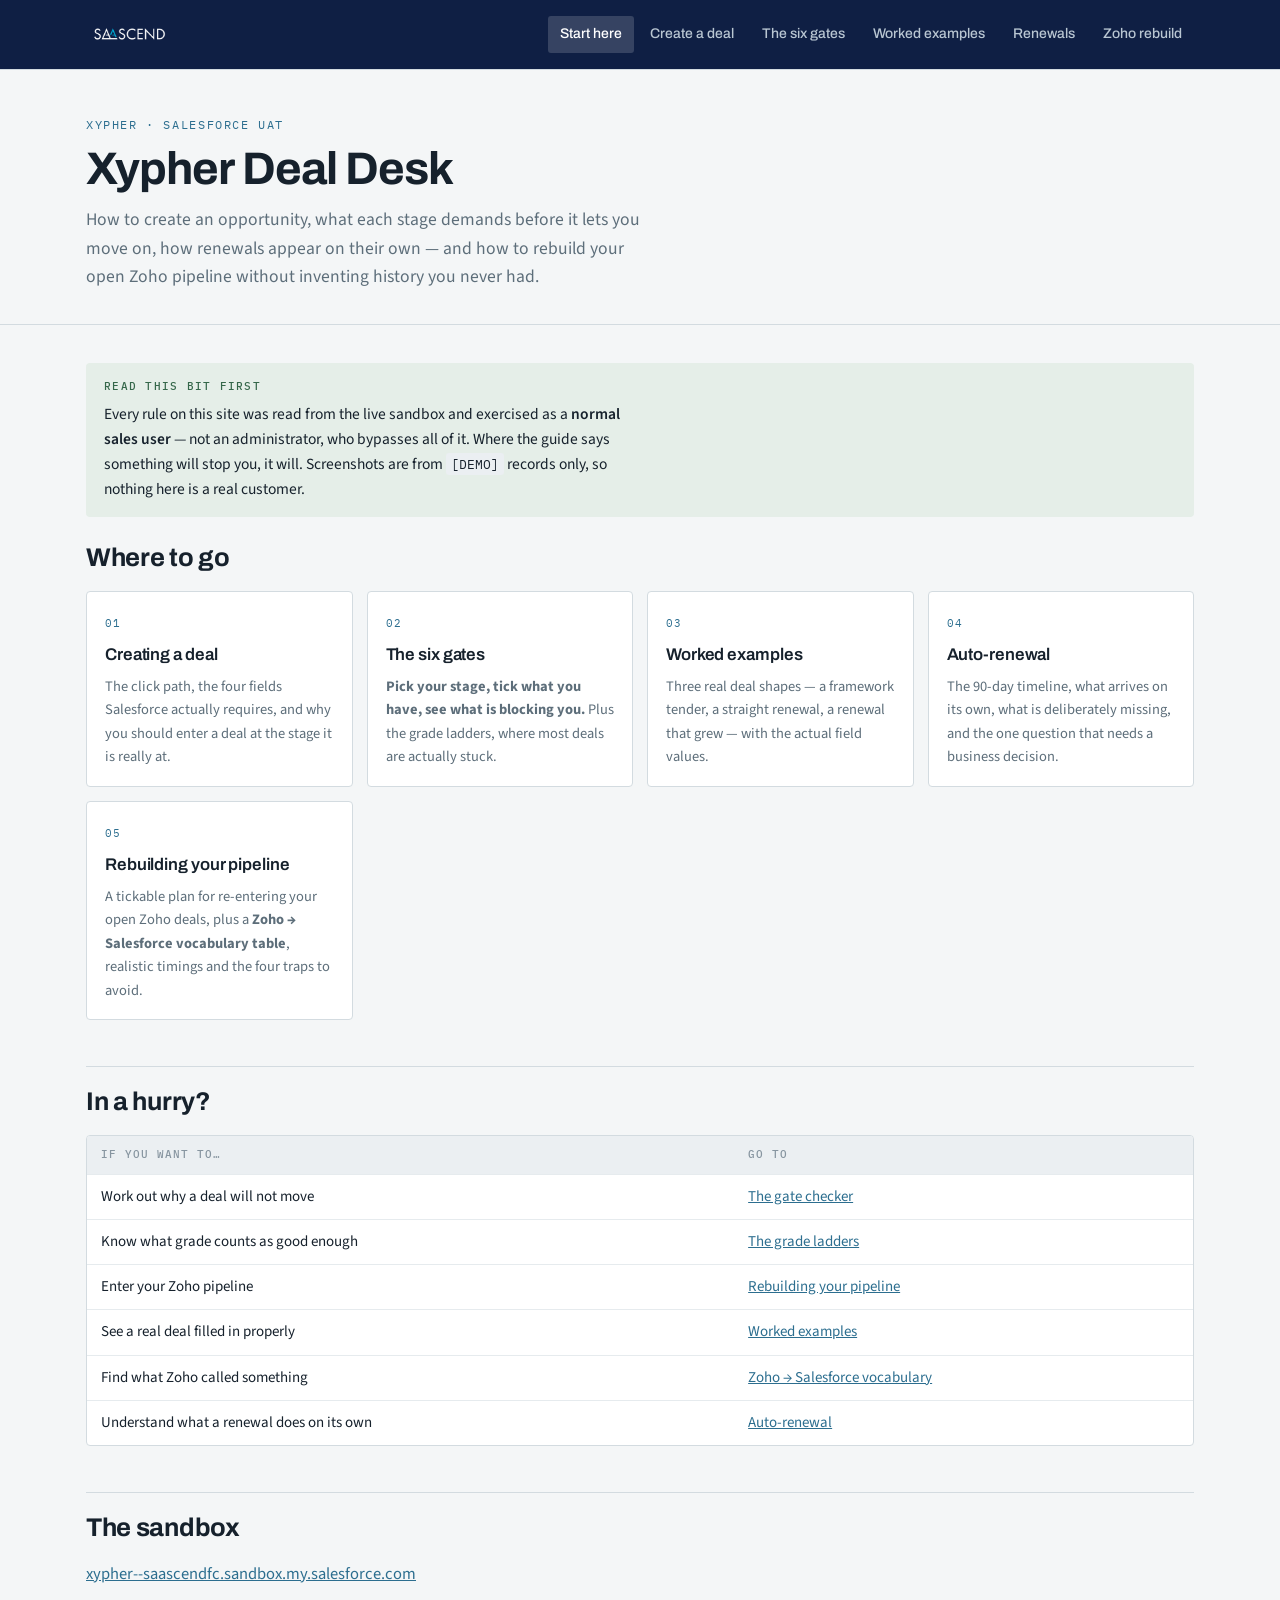
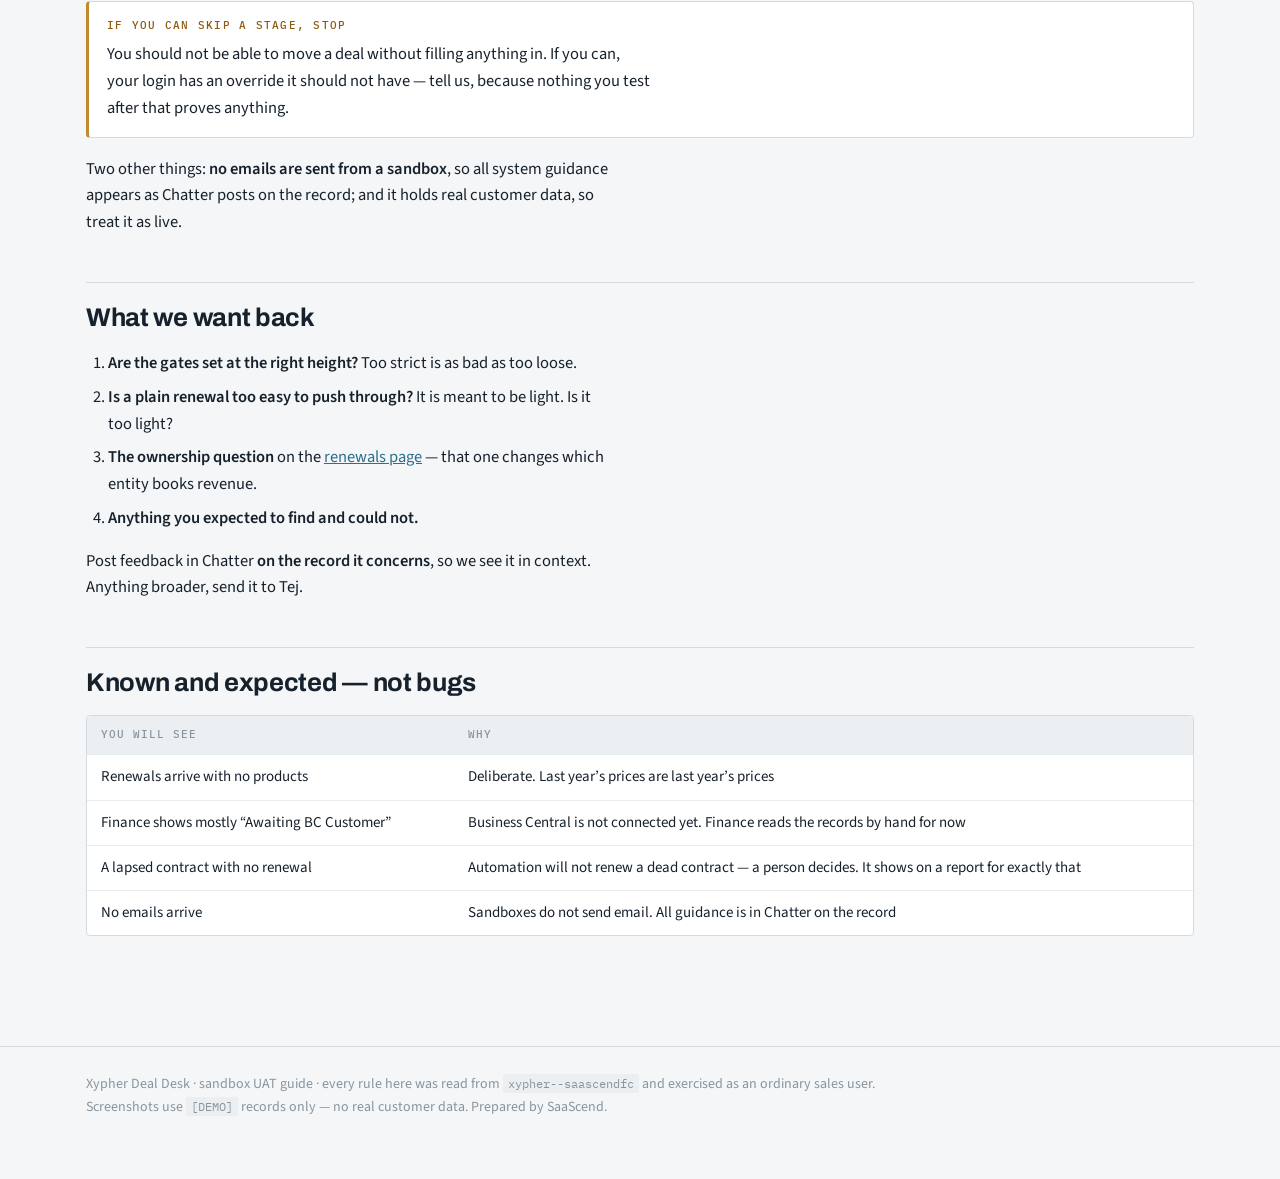
<file: index.html>
<!doctype html>
<html lang="en-GB" class="no-js"><head>
<meta charset="utf-8"><meta name="viewport" content="width=device-width,initial-scale=1">
<title>Start here &middot; Xypher Deal Desk</title>
<link rel="icon" href="assets/saascend-favicon.jpg">
<link rel="preconnect" href="https://fonts.googleapis.com">
<link rel="preconnect" href="https://fonts.gstatic.com" crossorigin>
<link rel="stylesheet" href="https://fonts.googleapis.com/css2?family=Archivo:wght@500;600;700&family=Source+Sans+3:ital,wght@0,400;0,600;1,400&family=IBM+Plex+Mono:wght@400;500&display=swap">
<link rel="stylesheet" href="assets/site.css?v=202608242233">
</head><body>
<header class="top"><div class="wrap">
  <a href="index.html"><img src="assets/saascend-logo-white.png" alt="SaaScend"></a><nav class="main"><a href="index.html" aria-current="page">Start here</a><a href="create.html">Create a deal</a><a href="stages.html">The six gates</a><a href="examples.html">Worked examples</a><a href="renewals.html">Renewals</a><a href="rebuild.html">Zoho rebuild</a></nav>
</div></header>
<div class="hero"><div class="wrap"><p class="eyebrow">Xypher &middot; Salesforce UAT</p><h1>Xypher Deal Desk</h1>
<p class="standfirst">How to create an opportunity, what each stage demands before it lets you move on, how renewals appear on their own &mdash; and how to rebuild your open Zoho pipeline without inventing history you never had.</p></div></div>
<main><div class="wrap">

<div class="callout verified"><p class="clabel">Read this bit first</p>
<p>Every rule on this site was read from the live sandbox and exercised as a <strong>normal sales
user</strong> &mdash; not an administrator, who bypasses all of it. Where the guide says something will
stop you, it will. Screenshots are from <code>[DEMO]</code> records only, so nothing here is a real
customer.</p></div>

<h2>Where to go</h2>
<div class="cards">
  <a href="create.html"><span class="n">01</span><h3>Creating a deal</h3>
    <p>The click path, the four fields Salesforce actually requires, and why you should enter a deal at
    the stage it is really at.</p></a>
  <a href="stages.html"><span class="n">02</span><h3>The six gates</h3>
    <p><b>Pick your stage, tick what you have, see what is blocking you.</b> Plus the grade ladders,
    where most deals are actually stuck.</p></a>
  <a href="examples.html"><span class="n">03</span><h3>Worked examples</h3>
    <p>Three real deal shapes &mdash; a framework tender, a straight renewal, a renewal that grew
    &mdash; with the actual field values.</p></a>
  <a href="renewals.html"><span class="n">04</span><h3>Auto-renewal</h3>
    <p>The 90-day timeline, what arrives on its own, what is deliberately missing, and the one question
    that needs a business decision.</p></a>
  <a href="rebuild.html"><span class="n">05</span><h3>Rebuilding your pipeline</h3>
    <p>A tickable plan for re-entering your open Zoho deals, plus a <b>Zoho &rarr; Salesforce
    vocabulary table</b>, realistic timings and the four traps to avoid.</p></a>
</div>

<h2>In a hurry?</h2>
<div class="tablewrap"><table><thead><tr><th>If you want to&hellip;</th><th>Go to</th></tr></thead><tbody>
<tr><td>Work out why a deal will not move</td><td><a href="stages.html">The gate checker</a></td></tr>
<tr><td>Know what grade counts as good enough</td><td><a href="stages.html#">The grade ladders</a></td></tr>
<tr><td>Enter your Zoho pipeline</td><td><a href="rebuild.html">Rebuilding your pipeline</a></td></tr>
<tr><td>See a real deal filled in properly</td><td><a href="examples.html">Worked examples</a></td></tr>
<tr><td>Find what Zoho called something</td><td><a href="rebuild.html#vocab">Zoho &rarr; Salesforce vocabulary</a></td></tr>
<tr><td>Understand what a renewal does on its own</td><td><a href="renewals.html">Auto-renewal</a></td></tr>
</tbody></table></div>

<h2>The sandbox</h2>
<p><a href="https://xypher--saascendfc.sandbox.my.salesforce.com">xypher--saascendfc.sandbox.my.salesforce.com</a></p>
<div class="gate"><p class="glabel">If you can skip a stage, stop</p>
<p>You should not be able to move a deal without filling anything in. If you can, your login has an
override it should not have &mdash; tell us, because nothing you test after that proves anything.</p></div>
<p>Two other things: <strong>no emails are sent from a sandbox</strong>, so all system guidance appears
as Chatter posts on the record; and it holds real customer data, so treat it as live.</p>

<h2>What we want back</h2>
<ol>
  <li><strong>Are the gates set at the right height?</strong> Too strict is as bad as too loose.</li>
  <li><strong>Is a plain renewal too easy to push through?</strong> It is meant to be light. Is it too light?</li>
  <li><strong>The ownership question</strong> on the <a href="renewals.html">renewals page</a> &mdash;
      that one changes which entity books revenue.</li>
  <li><strong>Anything you expected to find and could not.</strong></li>
</ol>
<p>Post feedback in Chatter <strong>on the record it concerns</strong>, so we see it in context.
Anything broader, send it to Tej.</p>

<h2>Known and expected &mdash; not bugs</h2>
<div class="tablewrap"><table><thead><tr><th>You will see</th><th>Why</th></tr></thead><tbody>
<tr><td>Renewals arrive with no products</td><td>Deliberate. Last year&rsquo;s prices are last year&rsquo;s prices</td></tr>
<tr><td>Finance shows mostly &ldquo;Awaiting BC Customer&rdquo;</td><td>Business Central is not connected yet. Finance reads the records by hand for now</td></tr>
<tr><td>A lapsed contract with no renewal</td><td>Automation will not renew a dead contract &mdash; a person decides. It shows on a report for exactly that</td></tr>
<tr><td>No emails arrive</td><td>Sandboxes do not send email. All guidance is in Chatter on the record</td></tr>
</tbody></table></div>

</div></main>
<footer><div class="wrap">
  Xypher Deal Desk &middot; sandbox UAT guide &middot; every rule here was read from
  <code>xypher--saascendfc</code> and exercised as an ordinary sales user.<br>
  Screenshots use <code>[DEMO]</code> records only &mdash; no real customer data. Prepared by SaaScend.
</div></footer>
<div id="lb" tabindex="-1" aria-hidden="true"><img alt=""></div>
<script src="assets/site.js?v=202608242233"></script>
</body></html>
</file>
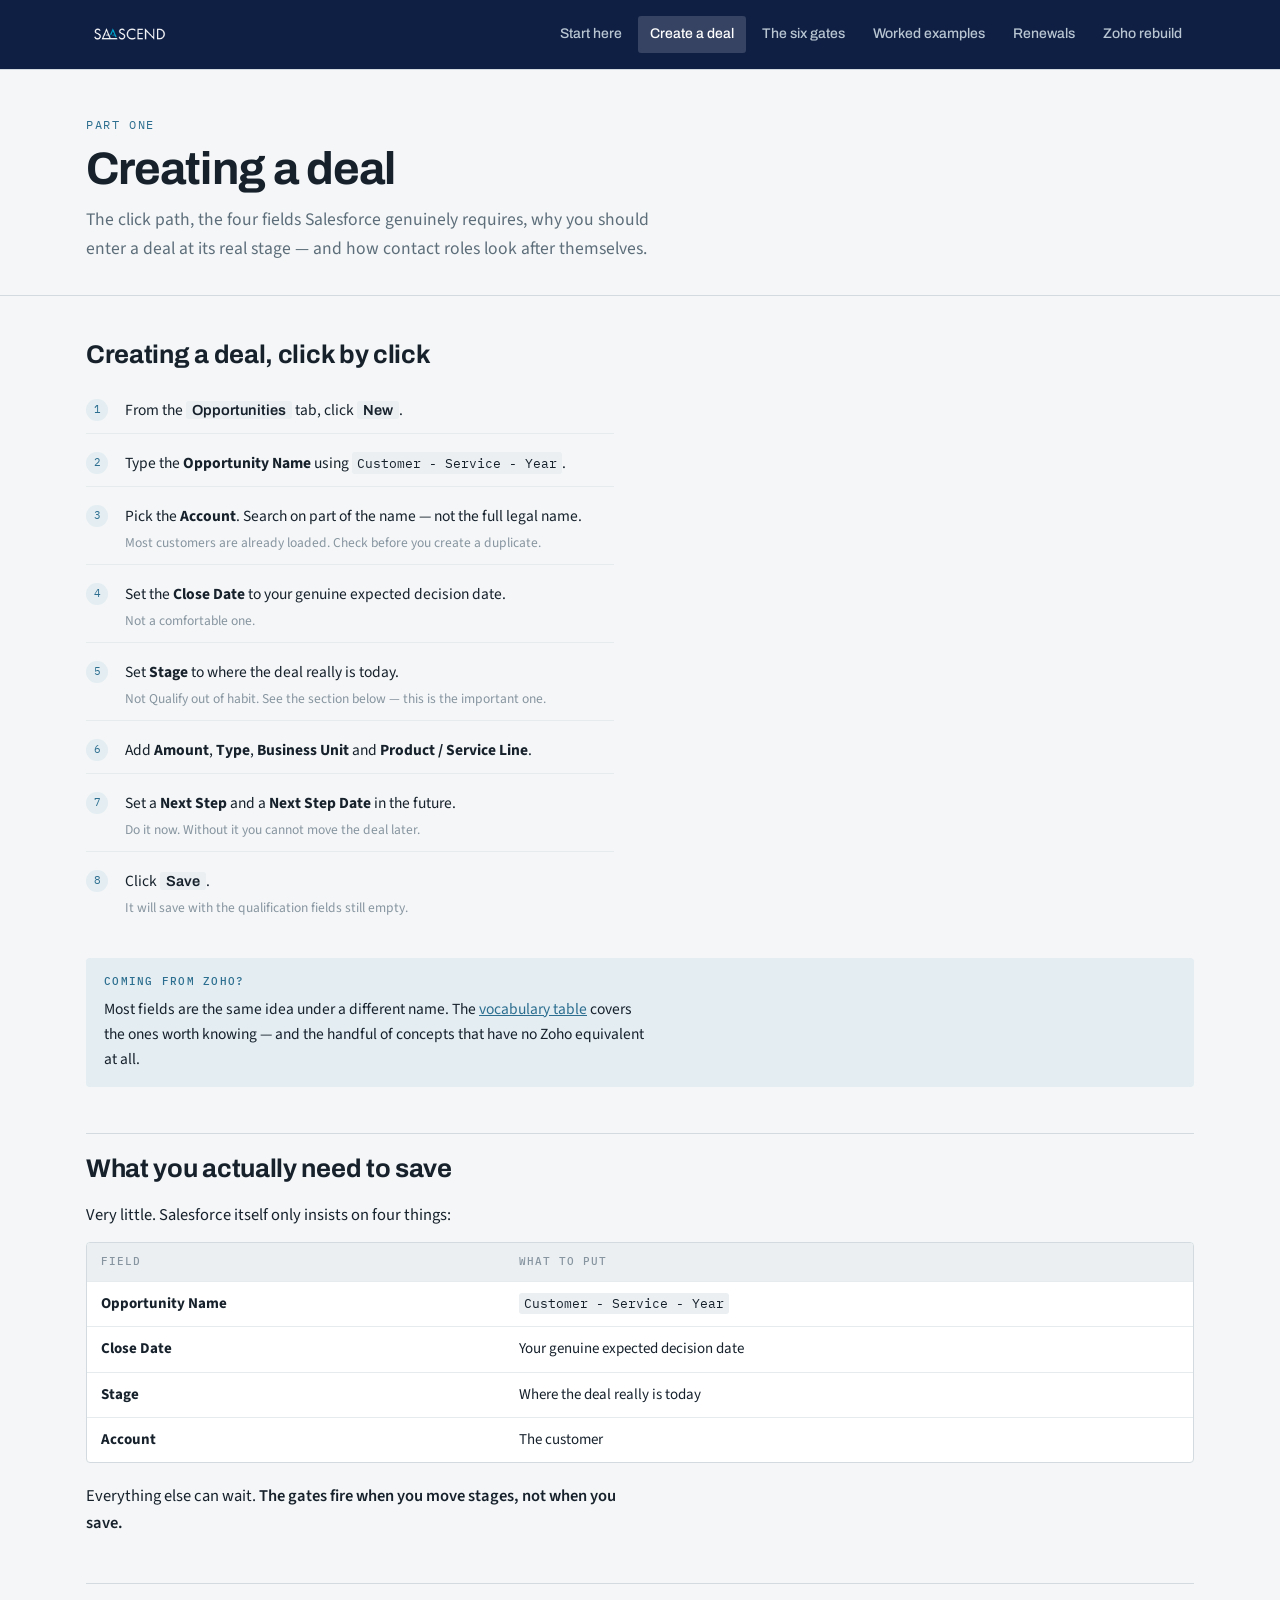
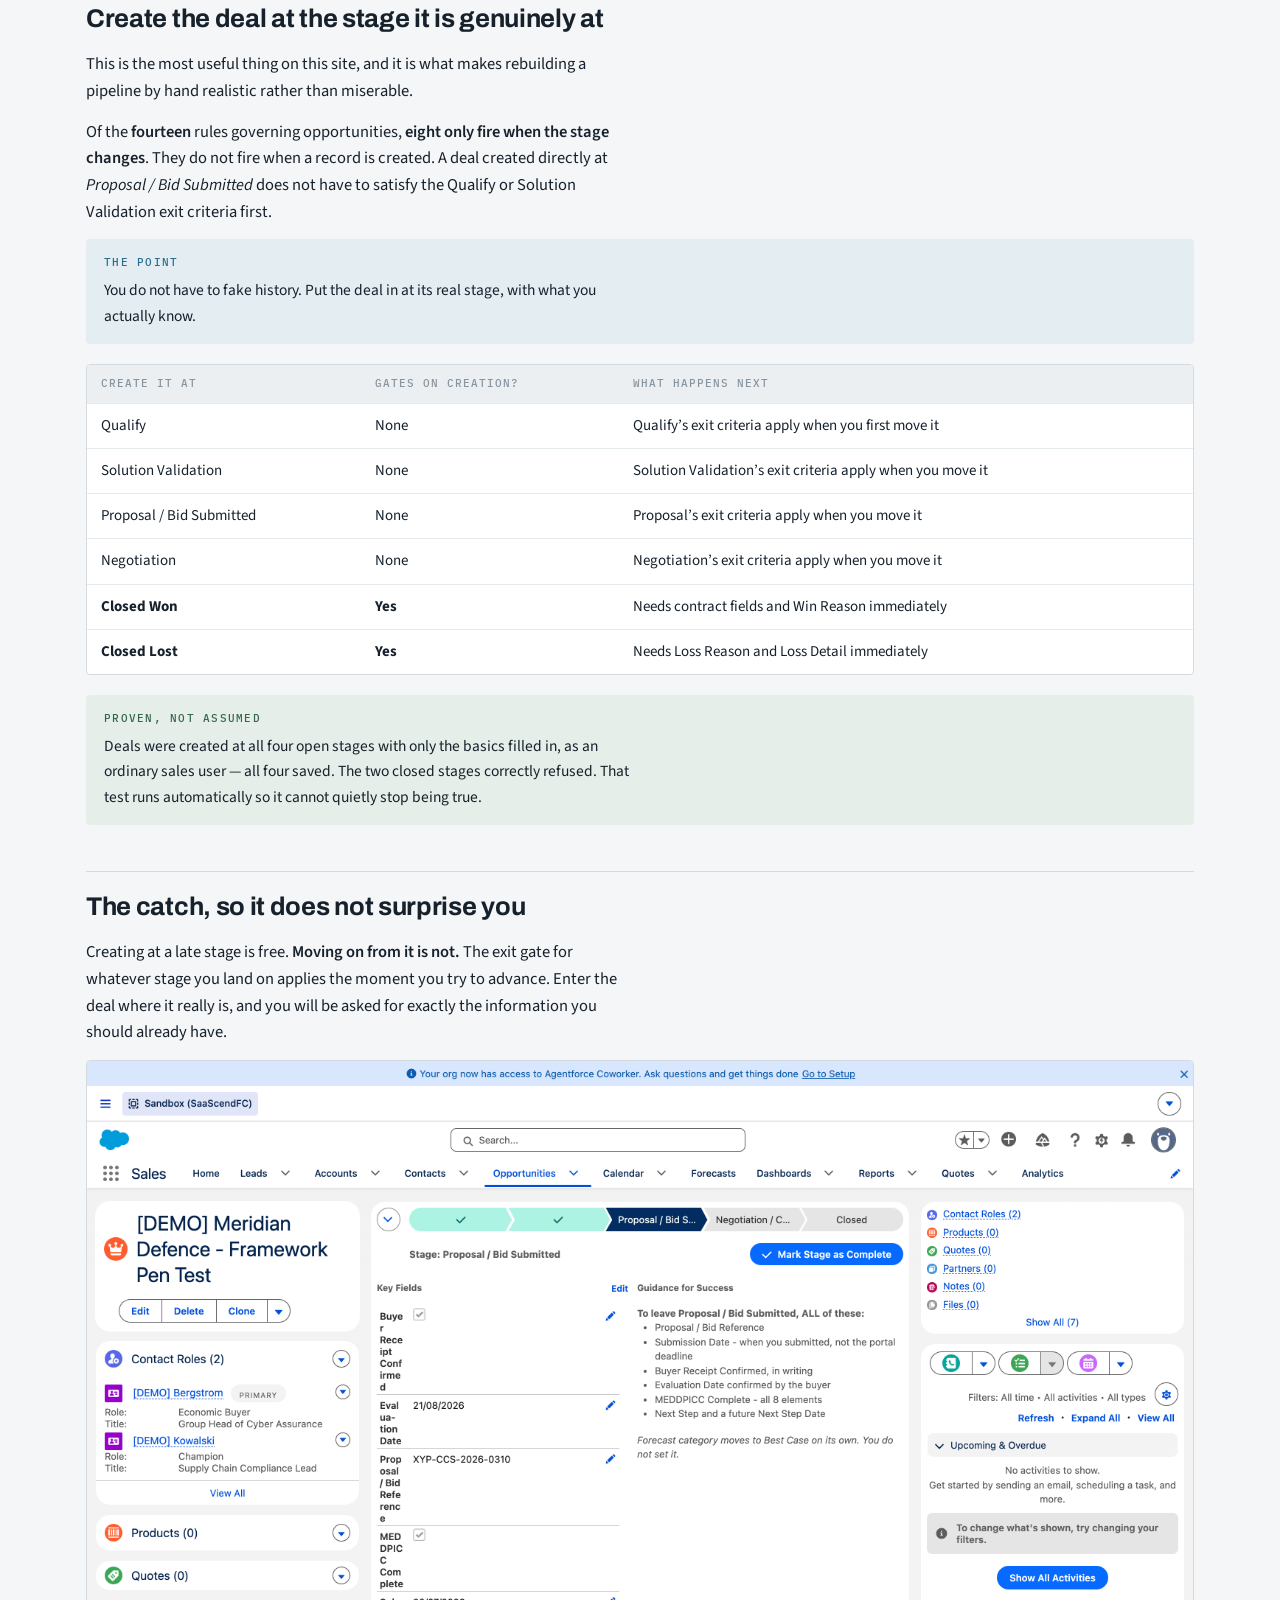
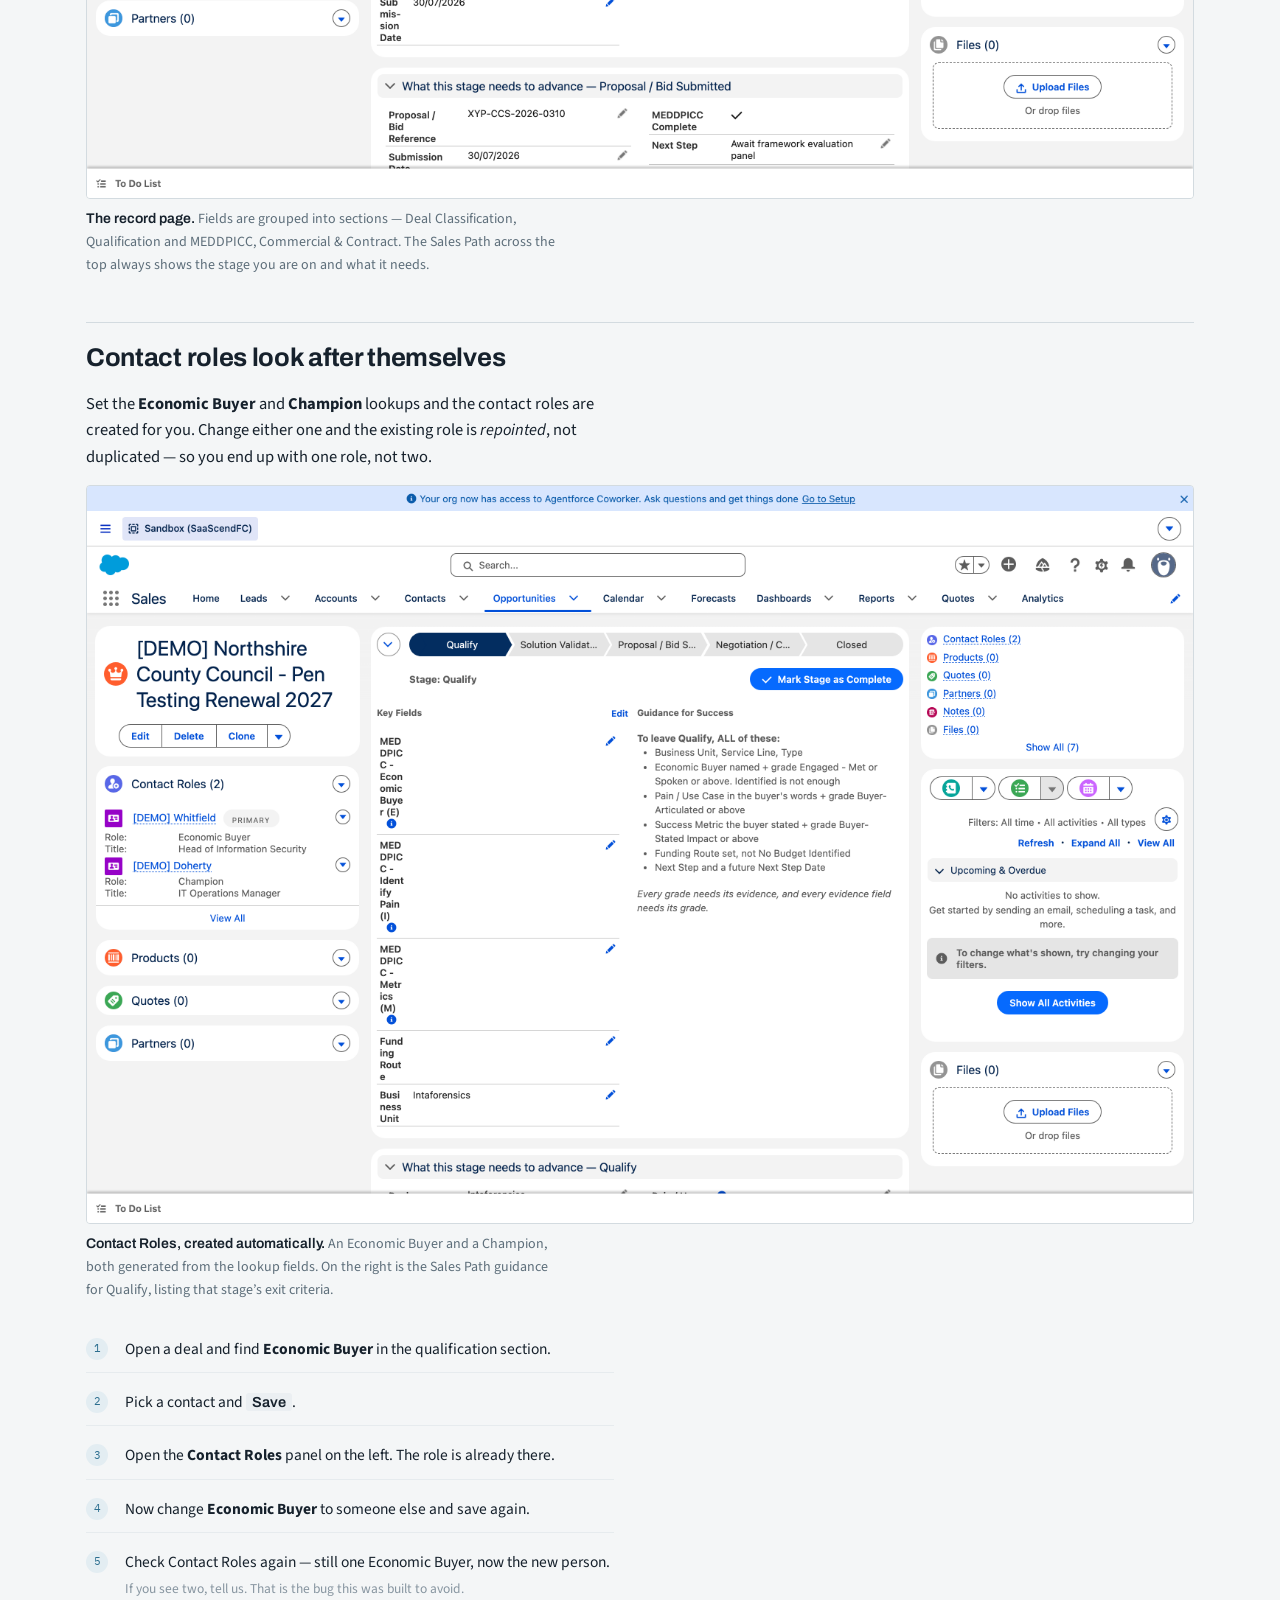
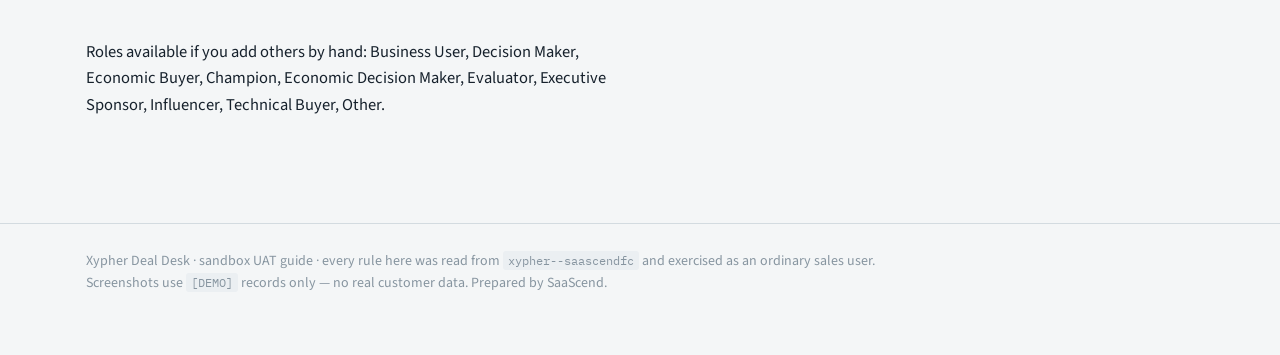
<file: create.html>
<!doctype html>
<html lang="en-GB" class="no-js"><head>
<meta charset="utf-8"><meta name="viewport" content="width=device-width,initial-scale=1">
<title>Create a deal &middot; Xypher Deal Desk</title>
<link rel="icon" href="assets/saascend-favicon.jpg">
<link rel="preconnect" href="https://fonts.googleapis.com">
<link rel="preconnect" href="https://fonts.gstatic.com" crossorigin>
<link rel="stylesheet" href="https://fonts.googleapis.com/css2?family=Archivo:wght@500;600;700&family=Source+Sans+3:ital,wght@0,400;0,600;1,400&family=IBM+Plex+Mono:wght@400;500&display=swap">
<link rel="stylesheet" href="assets/site.css?v=202608242233">
</head><body>
<header class="top"><div class="wrap">
  <a href="index.html"><img src="assets/saascend-logo-white.png" alt="SaaScend"></a><nav class="main"><a href="index.html">Start here</a><a href="create.html" aria-current="page">Create a deal</a><a href="stages.html">The six gates</a><a href="examples.html">Worked examples</a><a href="renewals.html">Renewals</a><a href="rebuild.html">Zoho rebuild</a></nav>
</div></header>
<div class="hero"><div class="wrap"><p class="eyebrow">Part one</p><h1>Creating a deal</h1>
<p class="standfirst">The click path, the four fields Salesforce genuinely requires, why you should enter a deal at its real stage &mdash; and how contact roles look after themselves.</p></div></div>
<main><div class="wrap">

<h2>Creating a deal, click by click</h2>
<ol class="clicks"><li><p>From the <span class="ui">Opportunities</span> tab, click <span class="ui">New</span>.</p></li><li><p>Type the <b>Opportunity Name</b> using <code>Customer - Service - Year</code>.</p></li><li><p>Pick the <b>Account</b>. Search on part of the name &mdash; not the full legal name.<span class="said">Most customers are already loaded. Check before you create a duplicate.</span></p></li><li><p>Set the <b>Close Date</b> to your genuine expected decision date.<span class="said">Not a comfortable one.</span></p></li><li><p>Set <b>Stage</b> to where the deal really is today.<span class="said">Not Qualify out of habit. See the section below — this is the important one.</span></p></li><li><p>Add <b>Amount</b>, <b>Type</b>, <b>Business Unit</b> and <b>Product / Service Line</b>.</p></li><li><p>Set a <b>Next Step</b> and a <b>Next Step Date</b> in the future.<span class="said">Do it now. Without it you cannot move the deal later.</span></p></li><li><p>Click <span class="ui">Save</span>.<span class="said">It will save with the qualification fields still empty.</span></p></li></ol>

<div class="callout"><p class="clabel">Coming from Zoho?</p><p>Most fields are the same idea under a different name. The <a href="rebuild.html#vocab">vocabulary table</a> covers the ones worth knowing &mdash; and the handful of concepts that have no Zoho equivalent at all.</p></div>

<h2>What you actually need to save</h2>
<p>Very little. Salesforce itself only insists on four things:</p>
<div class="tablewrap"><table><thead><tr><th>Field</th><th>What to put</th></tr></thead><tbody>
<tr><td><b>Opportunity Name</b></td><td><code>Customer - Service - Year</code></td></tr>
<tr><td><b>Close Date</b></td><td>Your genuine expected decision date</td></tr>
<tr><td><b>Stage</b></td><td>Where the deal really is today</td></tr>
<tr><td><b>Account</b></td><td>The customer</td></tr>
</tbody></table></div>
<p>Everything else can wait. <strong>The gates fire when you move stages, not when you save.</strong></p>

<h2>Create the deal at the stage it is genuinely at</h2>
<p>This is the most useful thing on this site, and it is what makes rebuilding a pipeline by hand
realistic rather than miserable.</p>
<p>Of the <strong>fourteen</strong> rules governing opportunities, <strong>eight only fire when the stage changes</strong>.
They do not fire when a record is created. A deal created directly at <em>Proposal / Bid Submitted</em>
does not have to satisfy the Qualify or Solution Validation exit criteria first.</p>
<div class="callout"><p class="clabel">The point</p><p>You do not have to fake history. Put the deal in
at its real stage, with what you actually know.</p></div>
<div class="tablewrap"><table><thead><tr><th>Create it at</th><th>Gates on creation?</th><th>What happens next</th></tr></thead><tbody>
<tr><td>Qualify</td><td>None</td><td>Qualify&rsquo;s exit criteria apply when you first move it</td></tr>
<tr><td>Solution Validation</td><td>None</td><td>Solution Validation&rsquo;s exit criteria apply when you move it</td></tr>
<tr><td>Proposal / Bid Submitted</td><td>None</td><td>Proposal&rsquo;s exit criteria apply when you move it</td></tr>
<tr><td>Negotiation</td><td>None</td><td>Negotiation&rsquo;s exit criteria apply when you move it</td></tr>
<tr><td><b>Closed Won</b></td><td><b>Yes</b></td><td>Needs contract fields and Win Reason immediately</td></tr>
<tr><td><b>Closed Lost</b></td><td><b>Yes</b></td><td>Needs Loss Reason and Loss Detail immediately</td></tr>
</tbody></table></div>
<div class="callout verified"><p class="clabel">Proven, not assumed</p><p>Deals were created at all four
open stages with only the basics filled in, as an ordinary sales user &mdash; all four saved. The two
closed stages correctly refused. That test runs automatically so it cannot quietly stop being true.</p></div>

<h2>The catch, so it does not surprise you</h2>
<p>Creating at a late stage is free. <strong>Moving on from it is not.</strong> The exit gate for
whatever stage you land on applies the moment you try to advance. Enter the deal where it really is,
and you will be asked for exactly the information you should already have.</p>

<figure><img src="assets/screenshots/02-record-page-sections.png" alt="The record page. Fields are grouped into sections &amp;mdash; Deal Classification, Qualification and MEDDPICC, Commercial &amp;a" loading="lazy"><figcaption><b>The record page.</b> Fields are grouped into sections &mdash; Deal Classification, Qualification and MEDDPICC, Commercial &amp; Contract. The Sales Path across the top always shows the stage you are on and what it needs.</figcaption></figure>

<h2>Contact roles look after themselves</h2>
<p>Set the <b>Economic Buyer</b> and <b>Champion</b> lookups and the contact roles are created for you.
Change either one and the existing role is <em>repointed</em>, not duplicated &mdash; so you end up
with one role, not two.</p>
<figure><img src="assets/screenshots/03b-contact-roles.png" alt="Contact Roles, created automatically. An Economic Buyer and a Champion, both generated from the lookup fields. On the ri" loading="lazy"><figcaption><b>Contact Roles, created automatically.</b> An Economic Buyer and a Champion, both generated from the lookup fields. On the right is the Sales Path guidance for Qualify, listing that stage&rsquo;s exit criteria.</figcaption></figure>
<ol class="clicks"><li><p>Open a deal and find <b>Economic Buyer</b> in the qualification section.</p></li><li><p>Pick a contact and <span class="ui">Save</span>.</p></li><li><p>Open the <b>Contact Roles</b> panel on the left. The role is already there.</p></li><li><p>Now change <b>Economic Buyer</b> to someone else and save again.</p></li><li><p>Check Contact Roles again &mdash; still one Economic Buyer, now the new person.<span class="said">If you see two, tell us. That is the bug this was built to avoid.</span></p></li></ol>
<p>Roles available if you add others by hand: Business User, Decision Maker, Economic Buyer, Champion,
Economic Decision Maker, Evaluator, Executive Sponsor, Influencer, Technical Buyer, Other.</p>

</div></main>
<footer><div class="wrap">
  Xypher Deal Desk &middot; sandbox UAT guide &middot; every rule here was read from
  <code>xypher--saascendfc</code> and exercised as an ordinary sales user.<br>
  Screenshots use <code>[DEMO]</code> records only &mdash; no real customer data. Prepared by SaaScend.
</div></footer>
<div id="lb" tabindex="-1" aria-hidden="true"><img alt=""></div>
<script src="assets/site.js?v=202608242233"></script>
</body></html>
</file>
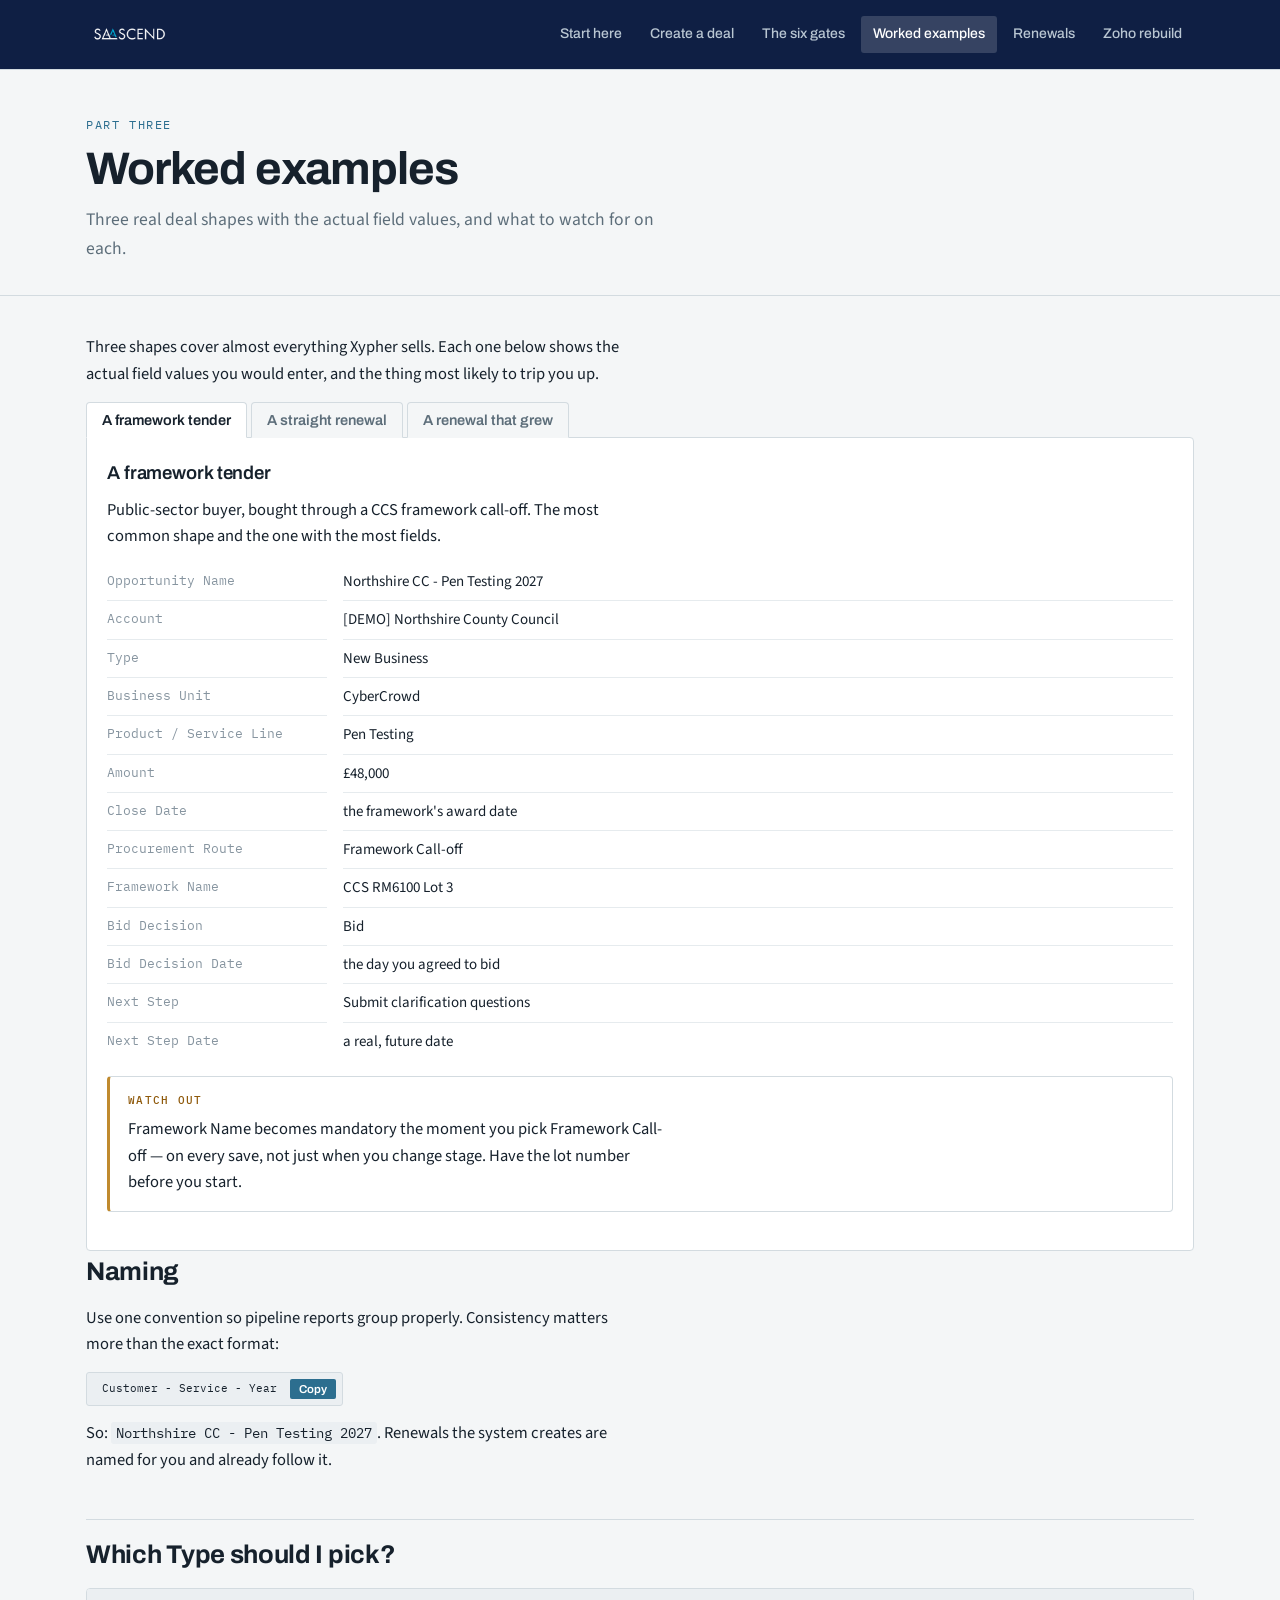
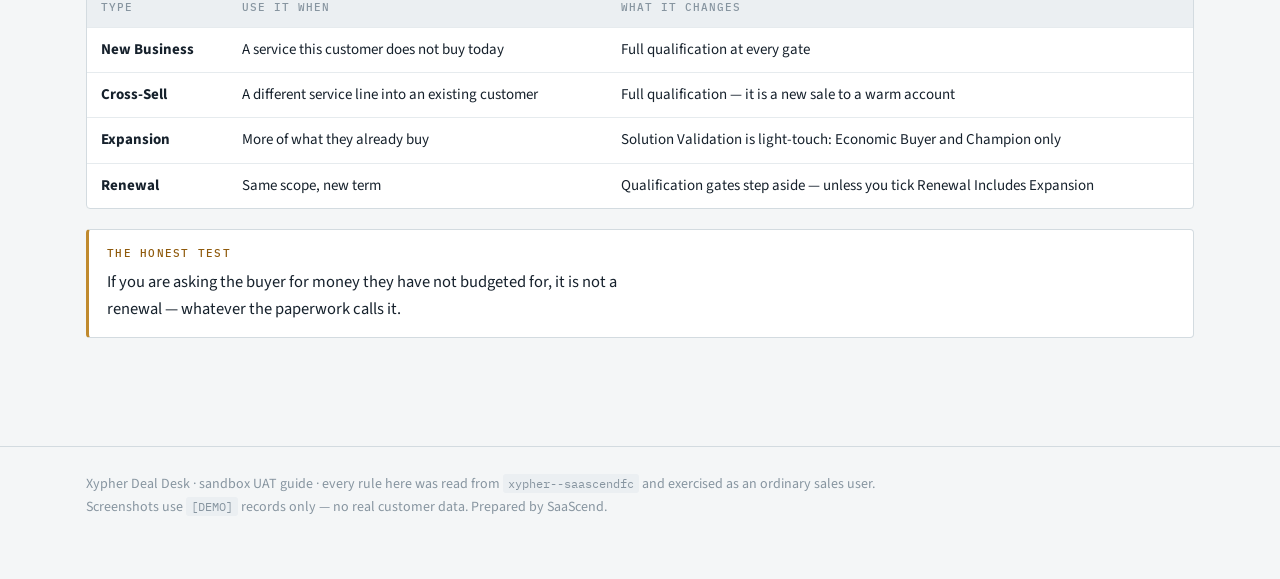
<file: examples.html>
<!doctype html>
<html lang="en-GB" class="no-js"><head>
<meta charset="utf-8"><meta name="viewport" content="width=device-width,initial-scale=1">
<title>Worked examples &middot; Xypher Deal Desk</title>
<link rel="icon" href="assets/saascend-favicon.jpg">
<link rel="preconnect" href="https://fonts.googleapis.com">
<link rel="preconnect" href="https://fonts.gstatic.com" crossorigin>
<link rel="stylesheet" href="https://fonts.googleapis.com/css2?family=Archivo:wght@500;600;700&family=Source+Sans+3:ital,wght@0,400;0,600;1,400&family=IBM+Plex+Mono:wght@400;500&display=swap">
<link rel="stylesheet" href="assets/site.css?v=202608242233">
</head><body>
<header class="top"><div class="wrap">
  <a href="index.html"><img src="assets/saascend-logo-white.png" alt="SaaScend"></a><nav class="main"><a href="index.html">Start here</a><a href="create.html">Create a deal</a><a href="stages.html">The six gates</a><a href="examples.html" aria-current="page">Worked examples</a><a href="renewals.html">Renewals</a><a href="rebuild.html">Zoho rebuild</a></nav>
</div></header>
<div class="hero"><div class="wrap"><p class="eyebrow">Part three</p><h1>Worked examples</h1>
<p class="standfirst">Three real deal shapes with the actual field values, and what to watch for on each.</p></div></div>
<main><div class="wrap">

<p>Three shapes cover almost everything Xypher sells. Each one below shows the actual field values you
would enter, and the thing most likely to trip you up.</p>
<div id="examples"><div class="tabs" role="tablist"><button role="tab" data-for="ex-framework" aria-selected="false">A framework tender</button><button role="tab" data-for="ex-renewal" aria-selected="false">A straight renewal</button><button role="tab" data-for="ex-expansion" aria-selected="false">A renewal that grew</button></div><section class="ex" id="ex-framework"><h3>A framework tender</h3><p>Public-sector buyer, bought through a CCS framework call-off. The most common shape and the one with the most fields.</p><dl class="kv"><dt>Opportunity Name</dt><dd>Northshire CC - Pen Testing 2027</dd><dt>Account</dt><dd>[DEMO] Northshire County Council</dd><dt>Type</dt><dd>New Business</dd><dt>Business Unit</dt><dd>CyberCrowd</dd><dt>Product / Service Line</dt><dd>Pen Testing</dd><dt>Amount</dt><dd>£48,000</dd><dt>Close Date</dt><dd>the framework's award date</dd><dt>Procurement Route</dt><dd>Framework Call-off</dd><dt>Framework Name</dt><dd>CCS RM6100 Lot 3</dd><dt>Bid Decision</dt><dd>Bid</dd><dt>Bid Decision Date</dt><dd>the day you agreed to bid</dd><dt>Next Step</dt><dd>Submit clarification questions</dd><dt>Next Step Date</dt><dd>a real, future date</dd></dl><div class="gate"><p class="glabel">Watch out</p><p>Framework Name becomes mandatory the moment you pick Framework Call-off — on every save, not just when you change stage. Have the lot number before you start.</p></div></section><section class="ex" id="ex-renewal"><h3>A straight renewal</h3><p>Same scope, same service, new term. The system creates this one for you — you should rarely be typing it.</p><dl class="kv"><dt>Opportunity Name</dt><dd>created for you, e.g. Northshire County Council - Pen Testing Renewal 2027</dd><dt>Type</dt><dd>Renewal</dd><dt>Stage</dt><dd>Qualify — created here deliberately</dd><dt>Renewal Includes Expansion</dt><dd>leave unticked</dd><dt>Contract Term (Months)</dt><dd>copied forward, usually 12</dd><dt>Amount</dt><dd>copied from the expiring deal — then re-price it</dd><dt>Products</dt><dd>none. You add them</dd><dt>Next Step Date</dt><dd>set for you, 30 days before contract end</dd></dl><div class="gate"><p class="glabel">Watch out</p><p>Two clicks from Qualify to Proposal, because the qualification gates step aside for a plain renewal. Add the line items before you close, or finance gets an exception.</p></div></section><section class="ex" id="ex-expansion"><h3>A renewal that grew</h3><p>They are renewing, but they want more sites. This is not a plain renewal and should not be treated as one.</p><dl class="kv"><dt>Type</dt><dd>Renewal</dd><dt>Renewal Includes Expansion</dt><dd>ticked — this is the decision</dd><dt>Economic Buyer</dt><dd>re-confirm. Budget holders change</dd><dt>Champion</dt><dd>required, same as new business</dd><dt>Pain / Use Case</dt><dd>why the extra scope, in their words</dd><dt>Success Metric</dt><dd>what the extra scope has to deliver</dd><dt>Procurement Route</dt><dd>required to leave Solution Validation</dd></dl><div class="gate"><p class="glabel">Watch out</p><p>Ticking the box re-opens every qualification gate. That is intentional — extra scope is a new sale with a warm start, not an admin renewal.</p></div></section></div>
<h2>Naming</h2>
<p>Use one convention so pipeline reports group properly. Consistency matters more than the exact
format:</p>
<p class="copy"><code>Customer - Service - Year</code><button type="button">Copy</button></p>
<p>So: <code>Northshire CC - Pen Testing 2027</code>. Renewals the system creates are named for you and
already follow it.</p>

<h2>Which Type should I pick?</h2>
<div class="tablewrap"><table><thead><tr><th>Type</th><th>Use it when</th><th>What it changes</th></tr></thead><tbody>
<tr><td><b>New Business</b></td><td>A service this customer does not buy today</td><td>Full qualification at every gate</td></tr>
<tr><td><b>Cross-Sell</b></td><td>A different service line into an existing customer</td><td>Full qualification &mdash; it is a new sale to a warm account</td></tr>
<tr><td><b>Expansion</b></td><td>More of what they already buy</td><td>Solution Validation is light-touch: Economic Buyer and Champion only</td></tr>
<tr><td><b>Renewal</b></td><td>Same scope, new term</td><td>Qualification gates step aside &mdash; unless you tick Renewal Includes Expansion</td></tr>
</tbody></table></div>
<div class="gate"><p class="glabel">The honest test</p><p>If you are asking the buyer for money they
have not budgeted for, it is not a renewal &mdash; whatever the paperwork calls it.</p></div>

</div></main>
<footer><div class="wrap">
  Xypher Deal Desk &middot; sandbox UAT guide &middot; every rule here was read from
  <code>xypher--saascendfc</code> and exercised as an ordinary sales user.<br>
  Screenshots use <code>[DEMO]</code> records only &mdash; no real customer data. Prepared by SaaScend.
</div></footer>
<div id="lb" tabindex="-1" aria-hidden="true"><img alt=""></div>
<script src="assets/site.js?v=202608242233"></script>
</body></html>
</file>
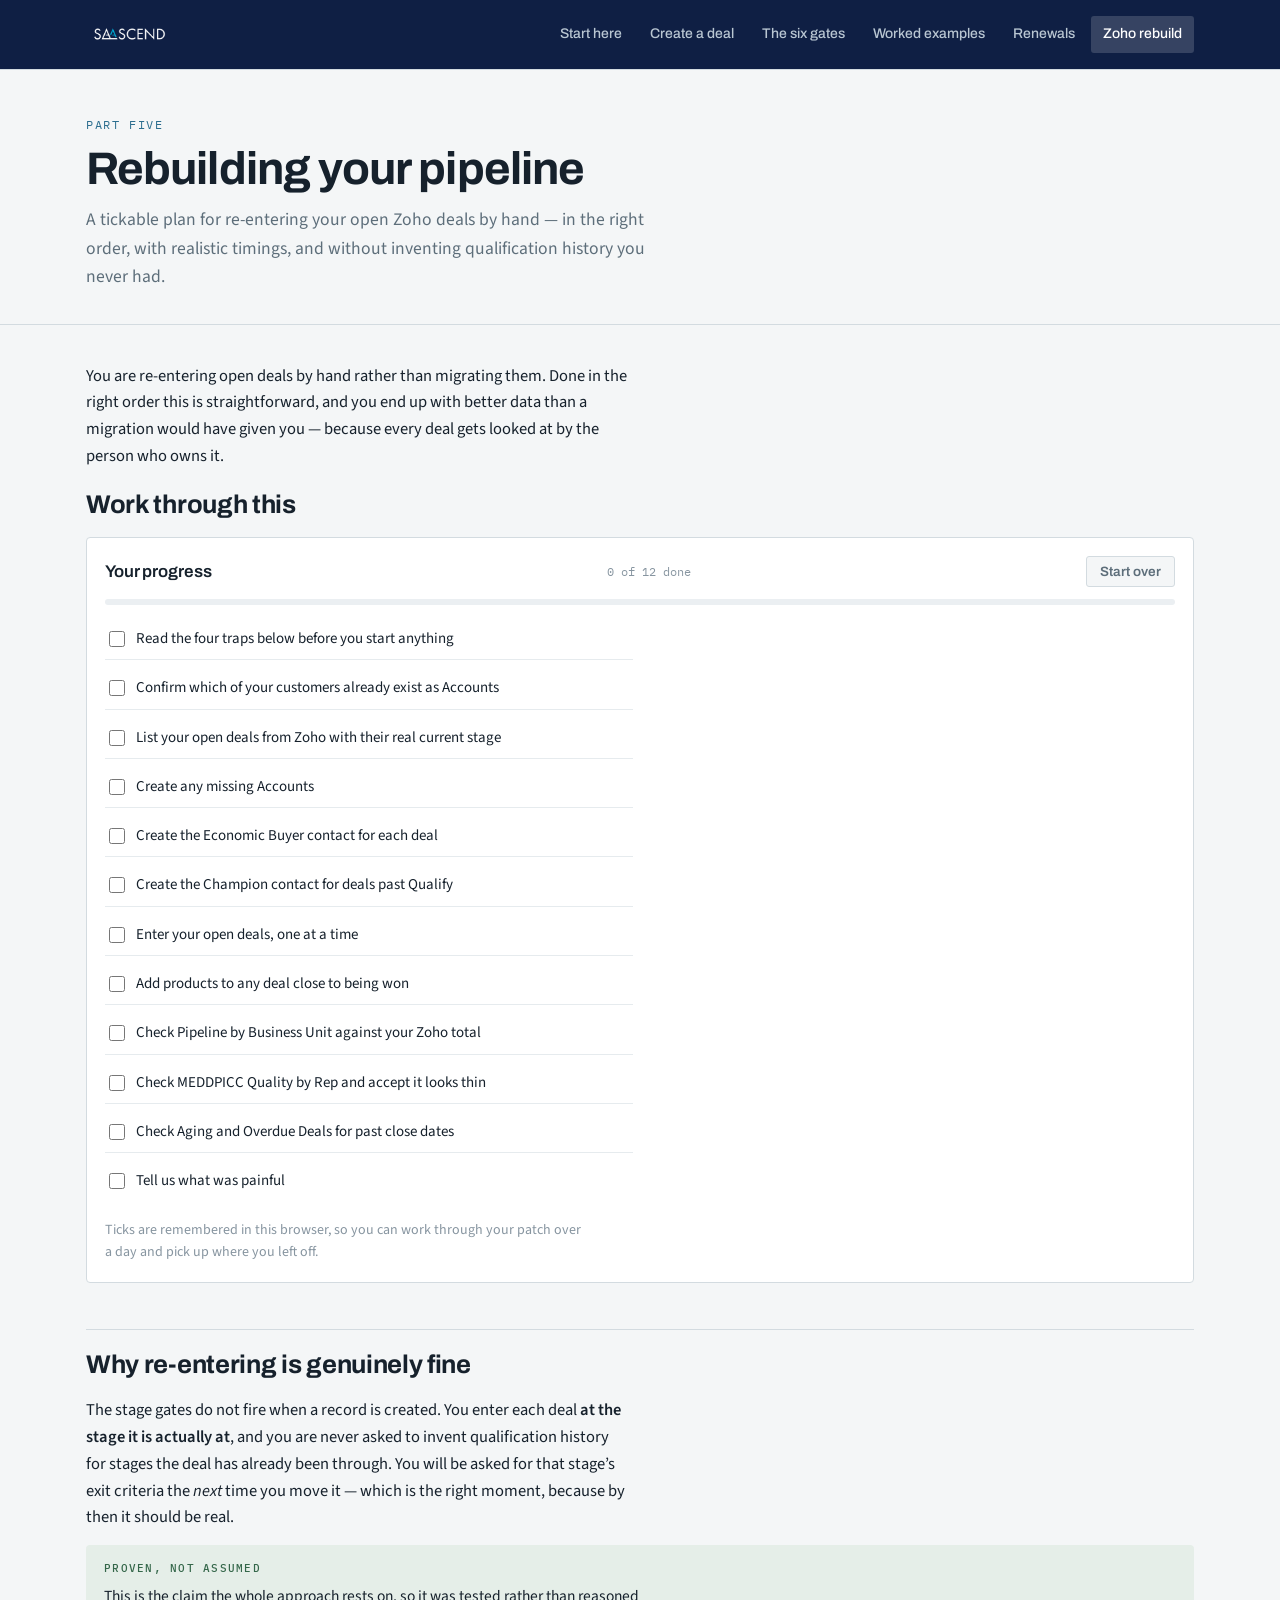
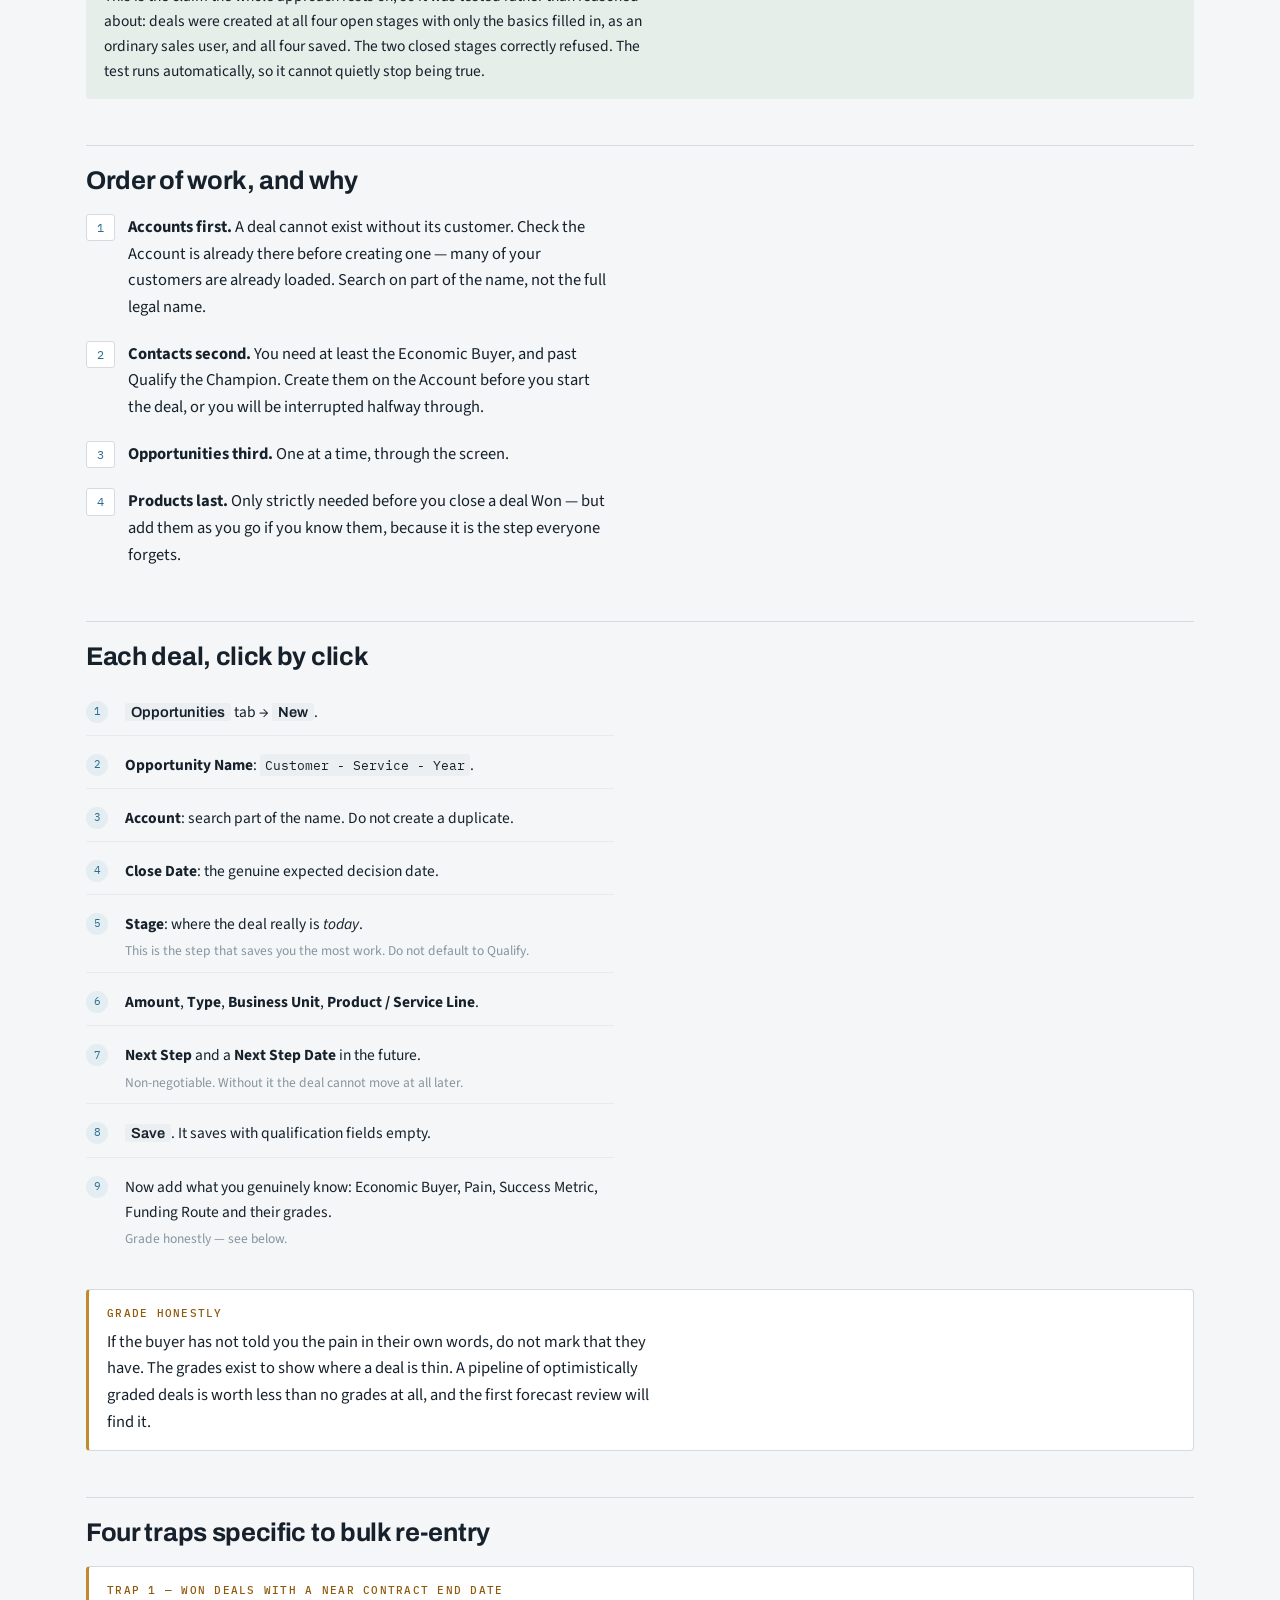
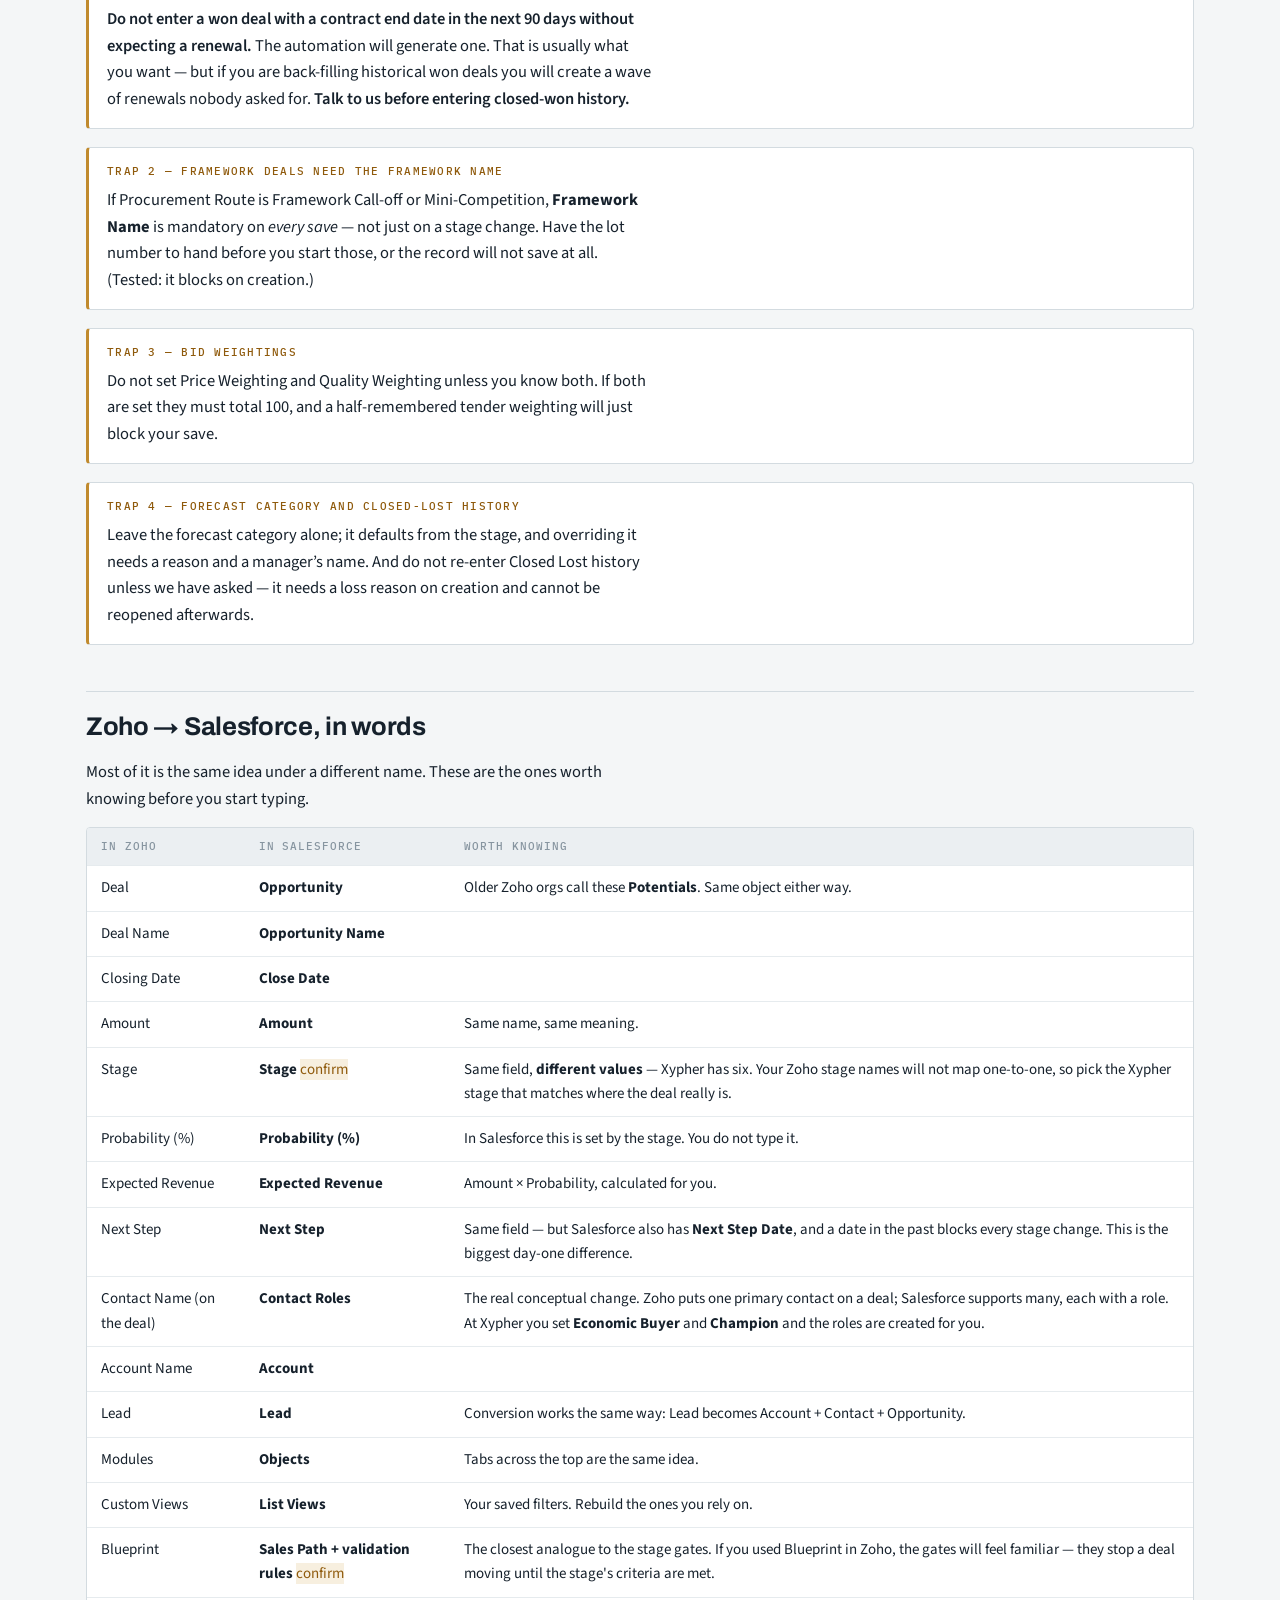
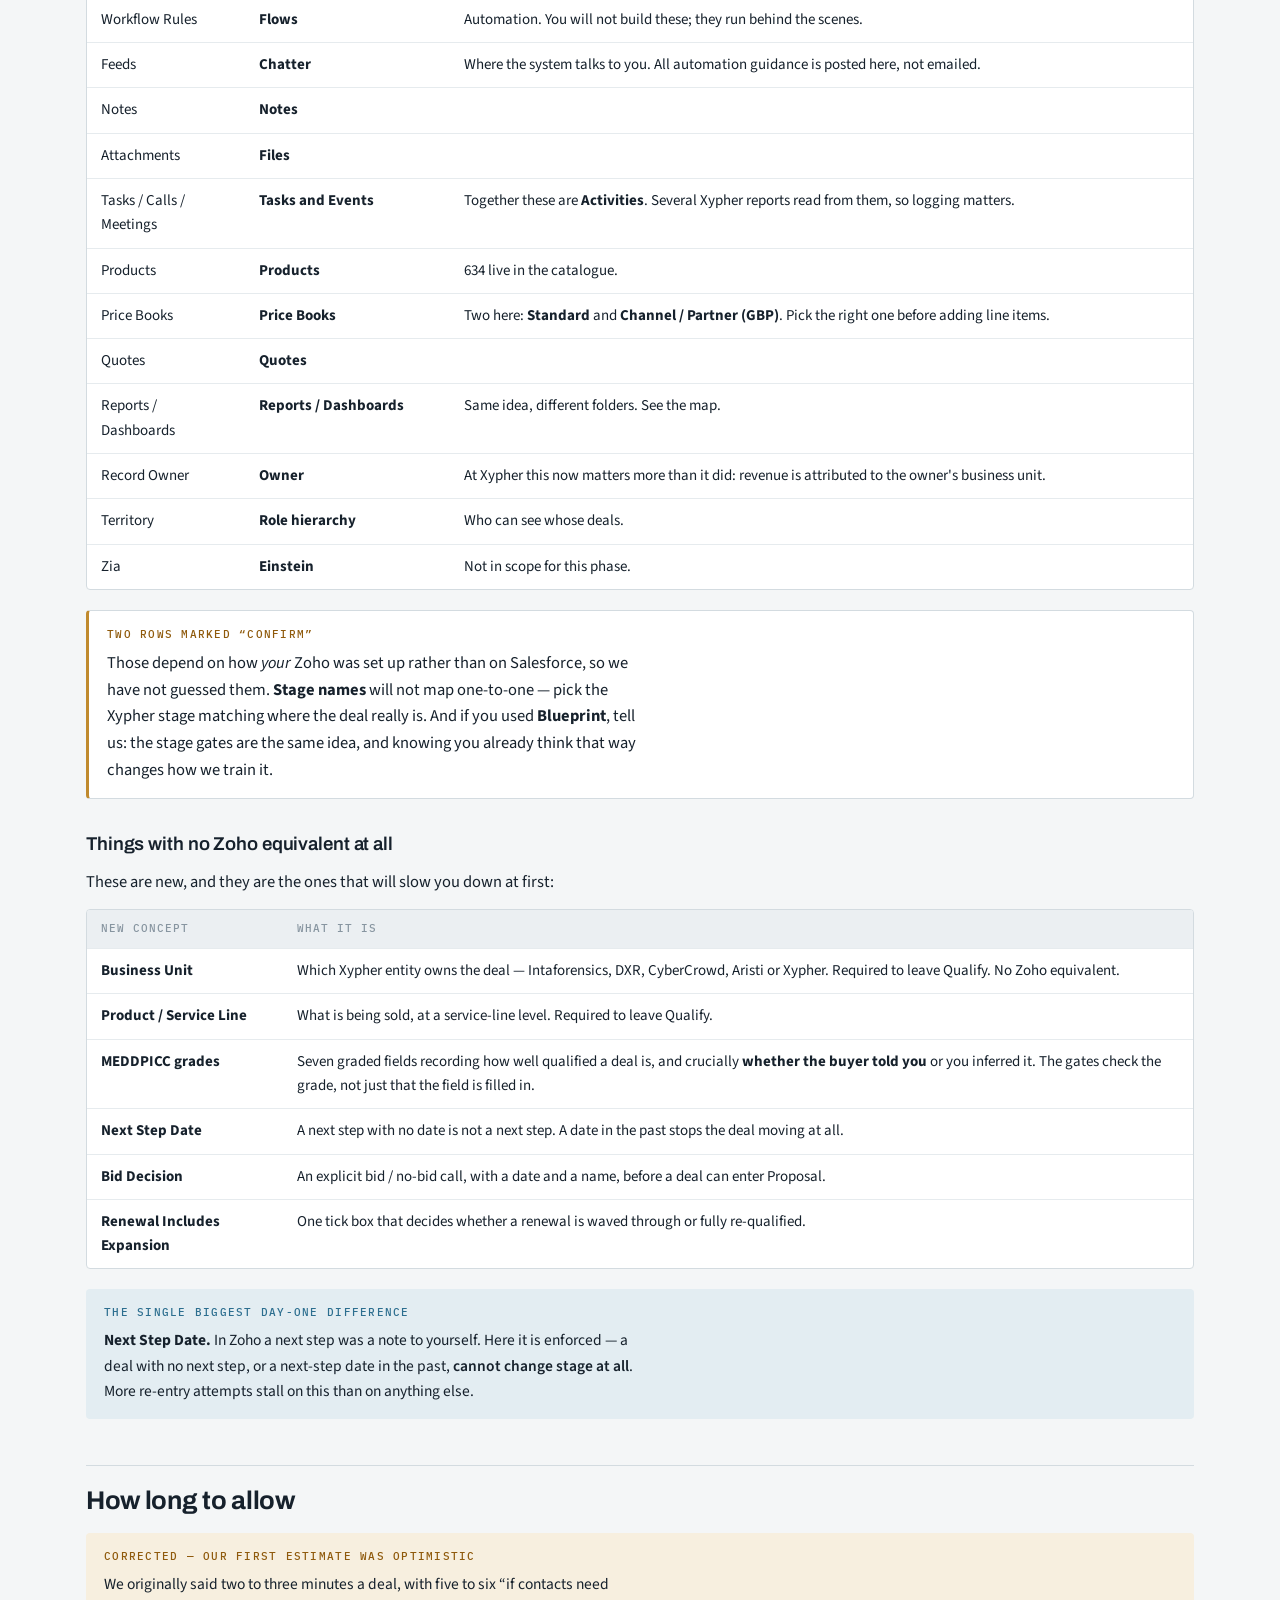
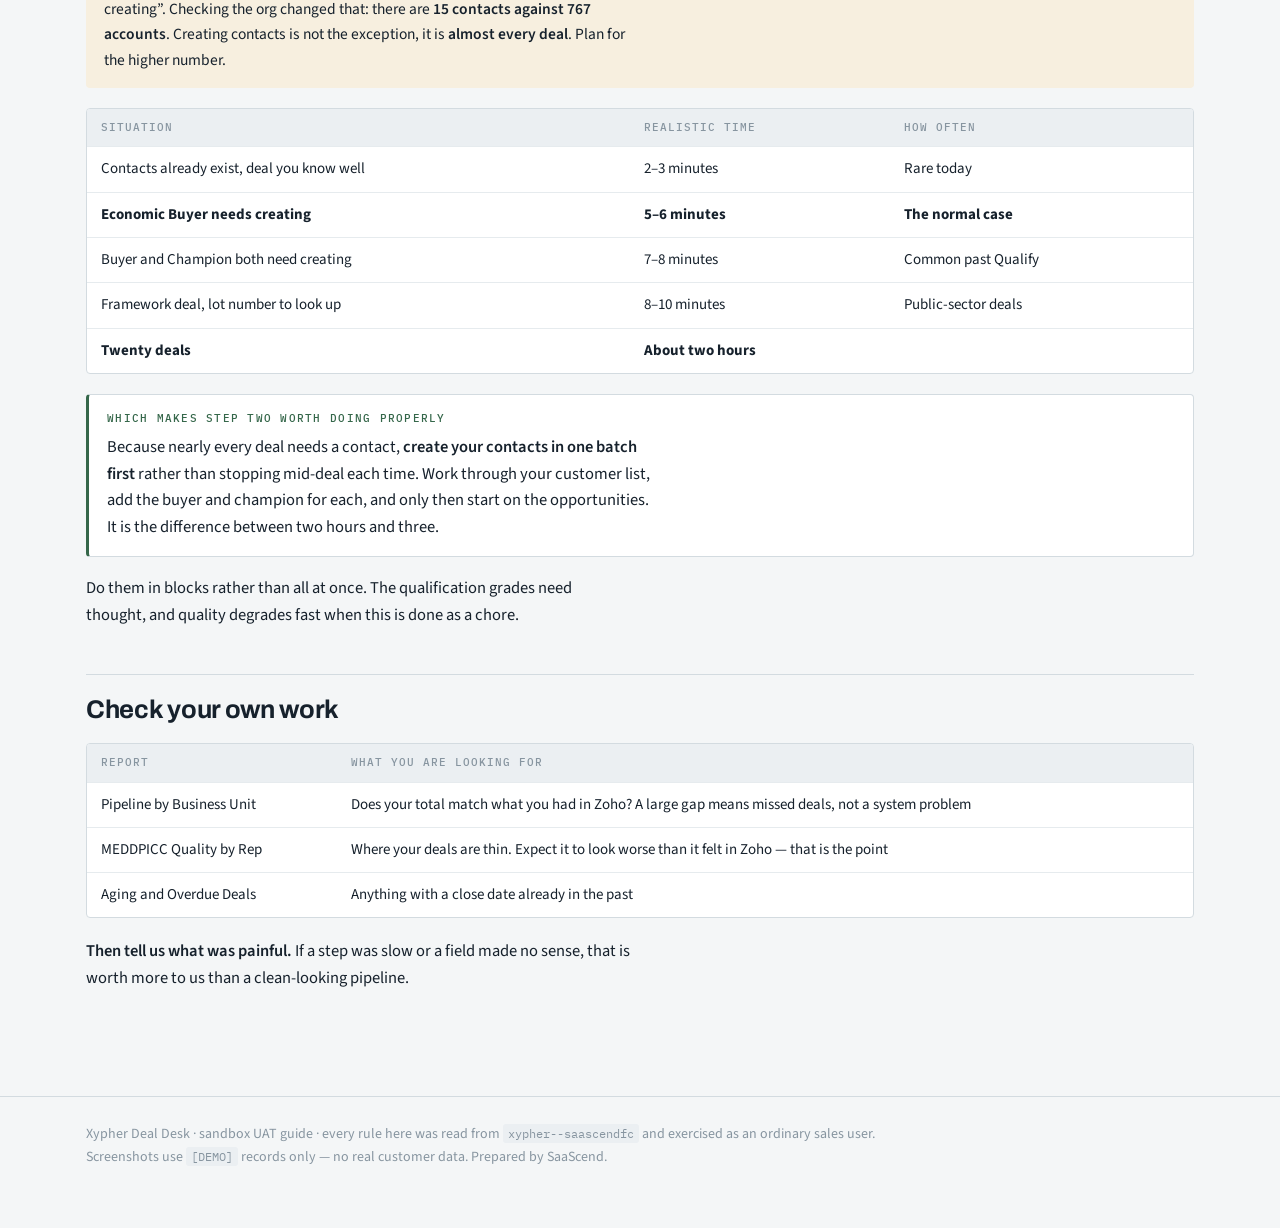
<file: rebuild.html>
<!doctype html>
<html lang="en-GB" class="no-js"><head>
<meta charset="utf-8"><meta name="viewport" content="width=device-width,initial-scale=1">
<title>Zoho rebuild &middot; Xypher Deal Desk</title>
<link rel="icon" href="assets/saascend-favicon.jpg">
<link rel="preconnect" href="https://fonts.googleapis.com">
<link rel="preconnect" href="https://fonts.gstatic.com" crossorigin>
<link rel="stylesheet" href="https://fonts.googleapis.com/css2?family=Archivo:wght@500;600;700&family=Source+Sans+3:ital,wght@0,400;0,600;1,400&family=IBM+Plex+Mono:wght@400;500&display=swap">
<link rel="stylesheet" href="assets/site.css?v=202608242233">
</head><body>
<header class="top"><div class="wrap">
  <a href="index.html"><img src="assets/saascend-logo-white.png" alt="SaaScend"></a><nav class="main"><a href="index.html">Start here</a><a href="create.html">Create a deal</a><a href="stages.html">The six gates</a><a href="examples.html">Worked examples</a><a href="renewals.html">Renewals</a><a href="rebuild.html" aria-current="page">Zoho rebuild</a></nav>
</div></header>
<div class="hero"><div class="wrap"><p class="eyebrow">Part five</p><h1>Rebuilding your pipeline</h1>
<p class="standfirst">A tickable plan for re-entering your open Zoho deals by hand &mdash; in the right order, with realistic timings, and without inventing qualification history you never had.</p></div></div>
<main><div class="wrap">

<p>You are re-entering open deals by hand rather than migrating them. Done in the right order this is
straightforward, and you end up with better data than a migration would have given you &mdash; because
every deal gets looked at by the person who owns it.</p>

<h2>Work through this</h2>
<div class="deal-list" id="rebuild-check"><div class="dtop"><h3>Your progress</h3><span class="count" style="font-family:var(--f-mono);font-size:12px;color:var(--faint)"></span><button type="button" class="btn reset">Start over</button></div><div class="bar"><i></i></div><ul class="reqs"><li><label for="rb-prep1"><input type="checkbox" id="rb-prep1"><span class="txt">Read the four traps below before you start anything</span></label></li><li><label for="rb-prep2"><input type="checkbox" id="rb-prep2"><span class="txt">Confirm which of your customers already exist as Accounts</span></label></li><li><label for="rb-prep3"><input type="checkbox" id="rb-prep3"><span class="txt">List your open deals from Zoho with their real current stage</span></label></li><li><label for="rb-acc"><input type="checkbox" id="rb-acc"><span class="txt">Create any missing Accounts</span></label></li><li><label for="rb-con1"><input type="checkbox" id="rb-con1"><span class="txt">Create the Economic Buyer contact for each deal</span></label></li><li><label for="rb-con2"><input type="checkbox" id="rb-con2"><span class="txt">Create the Champion contact for deals past Qualify</span></label></li><li><label for="rb-opp"><input type="checkbox" id="rb-opp"><span class="txt">Enter your open deals, one at a time</span></label></li><li><label for="rb-prod"><input type="checkbox" id="rb-prod"><span class="txt">Add products to any deal close to being won</span></label></li><li><label for="rb-chk1"><input type="checkbox" id="rb-chk1"><span class="txt">Check Pipeline by Business Unit against your Zoho total</span></label></li><li><label for="rb-chk2"><input type="checkbox" id="rb-chk2"><span class="txt">Check MEDDPICC Quality by Rep and accept it looks thin</span></label></li><li><label for="rb-chk3"><input type="checkbox" id="rb-chk3"><span class="txt">Check Aging and Overdue Deals for past close dates</span></label></li><li><label for="rb-fb"><input type="checkbox" id="rb-fb"><span class="txt">Tell us what was painful</span></label></li></ul><p class="nojs">Ticks are remembered in this browser, so you can work through your patch over a day and pick up where you left off.</p></div>

<h2>Why re-entering is genuinely fine</h2>
<p>The stage gates do not fire when a record is created. You enter each deal <strong>at the stage it is
actually at</strong>, and you are never asked to invent qualification history for stages the deal has
already been through. You will be asked for that stage&rsquo;s exit criteria the <em>next</em> time you
move it &mdash; which is the right moment, because by then it should be real.</p>
<div class="callout verified"><p class="clabel">Proven, not assumed</p>
<p>This is the claim the whole approach rests on, so it was tested rather than reasoned about: deals
were created at all four open stages with only the basics filled in, as an ordinary sales user, and all
four saved. The two closed stages correctly refused. The test runs automatically, so it cannot quietly
stop being true.</p></div>

<h2>Order of work, and why</h2>
<ol class="steps">
<li><p><b>Accounts first.</b> A deal cannot exist without its customer. Check the Account is already
there before creating one &mdash; many of your customers are already loaded. Search on part of the
name, not the full legal name.</p></li>
<li><p><b>Contacts second.</b> You need at least the Economic Buyer, and past Qualify the Champion.
Create them on the Account before you start the deal, or you will be interrupted halfway through.</p></li>
<li><p><b>Opportunities third.</b> One at a time, through the screen.</p></li>
<li><p><b>Products last.</b> Only strictly needed before you close a deal Won &mdash; but add them as
you go if you know them, because it is the step everyone forgets.</p></li>
</ol>

<h2>Each deal, click by click</h2>
<ol class="clicks"><li><p><span class="ui">Opportunities</span> tab &rarr; <span class="ui">New</span>.</p></li><li><p><b>Opportunity Name</b>: <code>Customer - Service - Year</code>.</p></li><li><p><b>Account</b>: search part of the name. Do not create a duplicate.</p></li><li><p><b>Close Date</b>: the genuine expected decision date.</p></li><li><p><b>Stage</b>: where the deal really is <em>today</em>.<span class="said">This is the step that saves you the most work. Do not default to Qualify.</span></p></li><li><p><b>Amount</b>, <b>Type</b>, <b>Business Unit</b>, <b>Product / Service Line</b>.</p></li><li><p><b>Next Step</b> and a <b>Next Step Date</b> in the future.<span class="said">Non-negotiable. Without it the deal cannot move at all later.</span></p></li><li><p><span class="ui">Save</span>. It saves with qualification fields empty.</p></li><li><p>Now add what you genuinely know: Economic Buyer, Pain, Success Metric, Funding Route and their grades.<span class="said">Grade honestly — see below.</span></p></li></ol>
<div class="gate"><p class="glabel">Grade honestly</p><p>If the buyer has not told you the pain in their
own words, do not mark that they have. The grades exist to show where a deal is thin. A pipeline of
optimistically graded deals is worth less than no grades at all, and the first forecast review will
find it.</p></div>

<h2>Four traps specific to bulk re-entry</h2>
<div class="gate"><p class="glabel">Trap 1 &mdash; won deals with a near contract end date</p>
<p><strong>Do not enter a won deal with a contract end date in the next 90 days without expecting a
renewal.</strong> The automation will generate one. That is usually what you want &mdash; but if you
are back-filling historical won deals you will create a wave of renewals nobody asked for.
<strong>Talk to us before entering closed-won history.</strong></p></div>
<div class="gate"><p class="glabel">Trap 2 &mdash; framework deals need the framework name</p>
<p>If Procurement Route is Framework Call-off or Mini-Competition, <b>Framework Name</b> is mandatory on
<em>every save</em> &mdash; not just on a stage change. Have the lot number to hand before you start
those, or the record will not save at all. (Tested: it blocks on creation.)</p></div>
<div class="gate"><p class="glabel">Trap 3 &mdash; bid weightings</p>
<p>Do not set Price Weighting and Quality Weighting unless you know both. If both are set they must
total 100, and a half-remembered tender weighting will just block your save.</p></div>
<div class="gate"><p class="glabel">Trap 4 &mdash; forecast category and closed-lost history</p>
<p>Leave the forecast category alone; it defaults from the stage, and overriding it needs a reason and a
manager&rsquo;s name. And do not re-enter Closed Lost history unless we have asked &mdash; it needs a
loss reason on creation and cannot be reopened afterwards.</p></div>


<h2 id="vocab">Zoho &rarr; Salesforce, in words</h2>
<p>Most of it is the same idea under a different name. These are the ones worth knowing before you
start typing.</p>
<div class="tablewrap"><table><thead><tr><th>In Zoho</th><th>In Salesforce</th><th>Worth knowing</th></tr></thead><tbody>
<tr><td>Deal</td><td><b>Opportunity</b></td><td>Older Zoho orgs call these <b>Potentials</b>. Same object either way.</td></tr>
<tr><td>Deal Name</td><td><b>Opportunity Name</b></td><td></td></tr>
<tr><td>Closing Date</td><td><b>Close Date</b></td><td></td></tr>
<tr><td>Amount</td><td><b>Amount</b></td><td>Same name, same meaning.</td></tr>
<tr><td>Stage</td><td><b>Stage</b> <span class="ui" style="background:var(--signal-soft);color:var(--signal)">confirm</span></td><td>Same field, <b>different values</b> — Xypher has six. Your Zoho stage names will not map one-to-one, so pick the Xypher stage that matches where the deal really is.</td></tr>
<tr><td>Probability (%)</td><td><b>Probability (%)</b></td><td>In Salesforce this is set by the stage. You do not type it.</td></tr>
<tr><td>Expected Revenue</td><td><b>Expected Revenue</b></td><td>Amount &times; Probability, calculated for you.</td></tr>
<tr><td>Next Step</td><td><b>Next Step</b></td><td>Same field &mdash; but Salesforce also has <b>Next Step Date</b>, and a date in the past blocks every stage change. This is the biggest day-one difference.</td></tr>
<tr><td>Contact Name (on the deal)</td><td><b>Contact Roles</b></td><td>The real conceptual change. Zoho puts one primary contact on a deal; Salesforce supports many, each with a role. At Xypher you set <b>Economic Buyer</b> and <b>Champion</b> and the roles are created for you.</td></tr>
<tr><td>Account Name</td><td><b>Account</b></td><td></td></tr>
<tr><td>Lead</td><td><b>Lead</b></td><td>Conversion works the same way: Lead becomes Account + Contact + Opportunity.</td></tr>
<tr><td>Modules</td><td><b>Objects</b></td><td>Tabs across the top are the same idea.</td></tr>
<tr><td>Custom Views</td><td><b>List Views</b></td><td>Your saved filters. Rebuild the ones you rely on.</td></tr>
<tr><td>Blueprint</td><td><b>Sales Path + validation rules</b> <span class="ui" style="background:var(--signal-soft);color:var(--signal)">confirm</span></td><td>The closest analogue to the stage gates. If you used Blueprint in Zoho, the gates will feel familiar &mdash; they stop a deal moving until the stage's criteria are met.</td></tr>
<tr><td>Workflow Rules</td><td><b>Flows</b></td><td>Automation. You will not build these; they run behind the scenes.</td></tr>
<tr><td>Feeds</td><td><b>Chatter</b></td><td>Where the system talks to you. All automation guidance is posted here, not emailed.</td></tr>
<tr><td>Notes</td><td><b>Notes</b></td><td></td></tr>
<tr><td>Attachments</td><td><b>Files</b></td><td></td></tr>
<tr><td>Tasks / Calls / Meetings</td><td><b>Tasks and Events</b></td><td>Together these are <b>Activities</b>. Several Xypher reports read from them, so logging matters.</td></tr>
<tr><td>Products</td><td><b>Products</b></td><td>634 live in the catalogue.</td></tr>
<tr><td>Price Books</td><td><b>Price Books</b></td><td>Two here: <b>Standard</b> and <b>Channel / Partner (GBP)</b>. Pick the right one before adding line items.</td></tr>
<tr><td>Quotes</td><td><b>Quotes</b></td><td></td></tr>
<tr><td>Reports / Dashboards</td><td><b>Reports / Dashboards</b></td><td>Same idea, different folders. See the map.</td></tr>
<tr><td>Record Owner</td><td><b>Owner</b></td><td>At Xypher this now matters more than it did: revenue is attributed to the owner's business unit.</td></tr>
<tr><td>Territory</td><td><b>Role hierarchy</b></td><td>Who can see whose deals.</td></tr>
<tr><td>Zia</td><td><b>Einstein</b></td><td>Not in scope for this phase.</td></tr>
</tbody></table></div>
<div class="gate"><p class="glabel">Two rows marked &ldquo;confirm&rdquo;</p>
<p>Those depend on how <em>your</em> Zoho was set up rather than on Salesforce, so we have not guessed
them. <b>Stage names</b> will not map one-to-one &mdash; pick the Xypher stage matching where the deal
really is. And if you used <b>Blueprint</b>, tell us: the stage gates are the same idea, and knowing you
already think that way changes how we train it.</p></div>

<h3>Things with no Zoho equivalent at all</h3>
<p>These are new, and they are the ones that will slow you down at first:</p>
<div class="tablewrap"><table><thead><tr><th>New concept</th><th>What it is</th></tr></thead><tbody>
<tr><td><b>Business Unit</b></td><td>Which Xypher entity owns the deal &mdash; Intaforensics, DXR, CyberCrowd, Aristi or Xypher. Required to leave Qualify. No Zoho equivalent.</td></tr>
<tr><td><b>Product / Service Line</b></td><td>What is being sold, at a service-line level. Required to leave Qualify.</td></tr>
<tr><td><b>MEDDPICC grades</b></td><td>Seven graded fields recording how well qualified a deal is, and crucially <b>whether the buyer told you</b> or you inferred it. The gates check the grade, not just that the field is filled in.</td></tr>
<tr><td><b>Next Step Date</b></td><td>A next step with no date is not a next step. A date in the past stops the deal moving at all.</td></tr>
<tr><td><b>Bid Decision</b></td><td>An explicit bid / no-bid call, with a date and a name, before a deal can enter Proposal.</td></tr>
<tr><td><b>Renewal Includes Expansion</b></td><td>One tick box that decides whether a renewal is waved through or fully re-qualified.</td></tr>
</tbody></table></div>
<div class="callout"><p class="clabel">The single biggest day-one difference</p>
<p><b>Next Step Date.</b> In Zoho a next step was a note to yourself. Here it is enforced &mdash; a
deal with no next step, or a next-step date in the past, <strong>cannot change stage at all</strong>.
More re-entry attempts stall on this than on anything else.</p></div>

<h2>How long to allow</h2>
<div class="callout warn"><p class="clabel">Corrected &mdash; our first estimate was optimistic</p>
<p>We originally said two to three minutes a deal, with five to six &ldquo;if contacts need
creating&rdquo;. Checking the org changed that: there are <strong>15 contacts against 767
accounts</strong>. Creating contacts is not the exception, it is <strong>almost every deal</strong>.
Plan for the higher number.</p></div>
<div class="tablewrap"><table><thead><tr><th>Situation</th><th>Realistic time</th><th>How often</th></tr></thead><tbody>
<tr><td>Contacts already exist, deal you know well</td><td>2&ndash;3 minutes</td><td>Rare today</td></tr>
<tr><td><b>Economic Buyer needs creating</b></td><td><b>5&ndash;6 minutes</b></td><td><b>The normal case</b></td></tr>
<tr><td>Buyer and Champion both need creating</td><td>7&ndash;8 minutes</td><td>Common past Qualify</td></tr>
<tr><td>Framework deal, lot number to look up</td><td>8&ndash;10 minutes</td><td>Public-sector deals</td></tr>
<tr><td><b>Twenty deals</b></td><td><b>About two hours</b></td><td></td></tr>
</tbody></table></div>
<div class="gate pass"><p class="glabel">Which makes step two worth doing properly</p>
<p>Because nearly every deal needs a contact, <strong>create your contacts in one batch first</strong>
rather than stopping mid-deal each time. Work through your customer list, add the buyer and champion
for each, and only then start on the opportunities. It is the difference between two hours and
three.</p></div>
<p>Do them in blocks rather than all at once. The qualification grades need thought, and quality
degrades fast when this is done as a chore.</p>

<h2>Check your own work</h2>
<div class="tablewrap"><table><thead><tr><th>Report</th><th>What you are looking for</th></tr></thead><tbody>
<tr><td>Pipeline by Business Unit</td><td>Does your total match what you had in Zoho? A large gap means missed deals, not a system problem</td></tr>
<tr><td>MEDDPICC Quality by Rep</td><td>Where your deals are thin. Expect it to look worse than it felt in Zoho &mdash; that is the point</td></tr>
<tr><td>Aging and Overdue Deals</td><td>Anything with a close date already in the past</td></tr>
</tbody></table></div>
<p><strong>Then tell us what was painful.</strong> If a step was slow or a field made no sense, that is
worth more to us than a clean-looking pipeline.</p>

</div></main>
<footer><div class="wrap">
  Xypher Deal Desk &middot; sandbox UAT guide &middot; every rule here was read from
  <code>xypher--saascendfc</code> and exercised as an ordinary sales user.<br>
  Screenshots use <code>[DEMO]</code> records only &mdash; no real customer data. Prepared by SaaScend.
</div></footer>
<div id="lb" tabindex="-1" aria-hidden="true"><img alt=""></div>
<script src="assets/site.js?v=202608242233"></script>
</body></html>
</file>
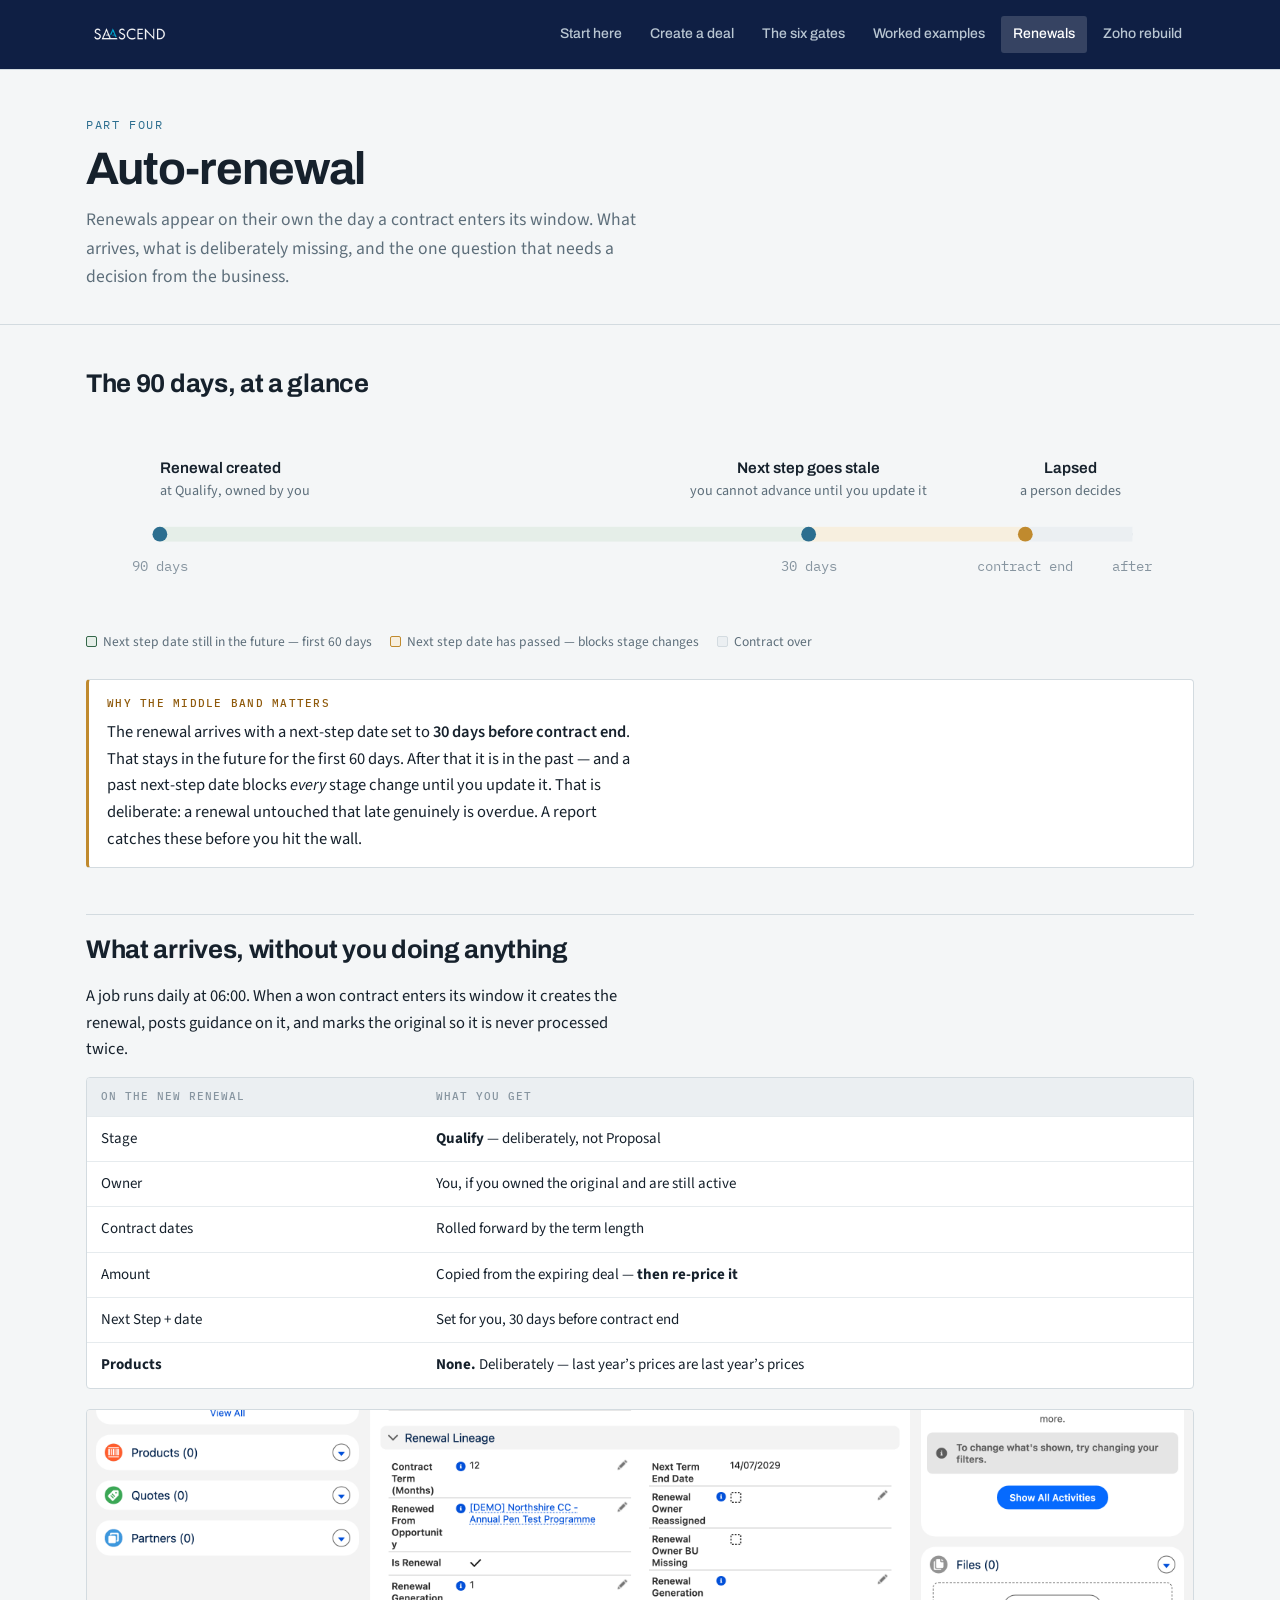
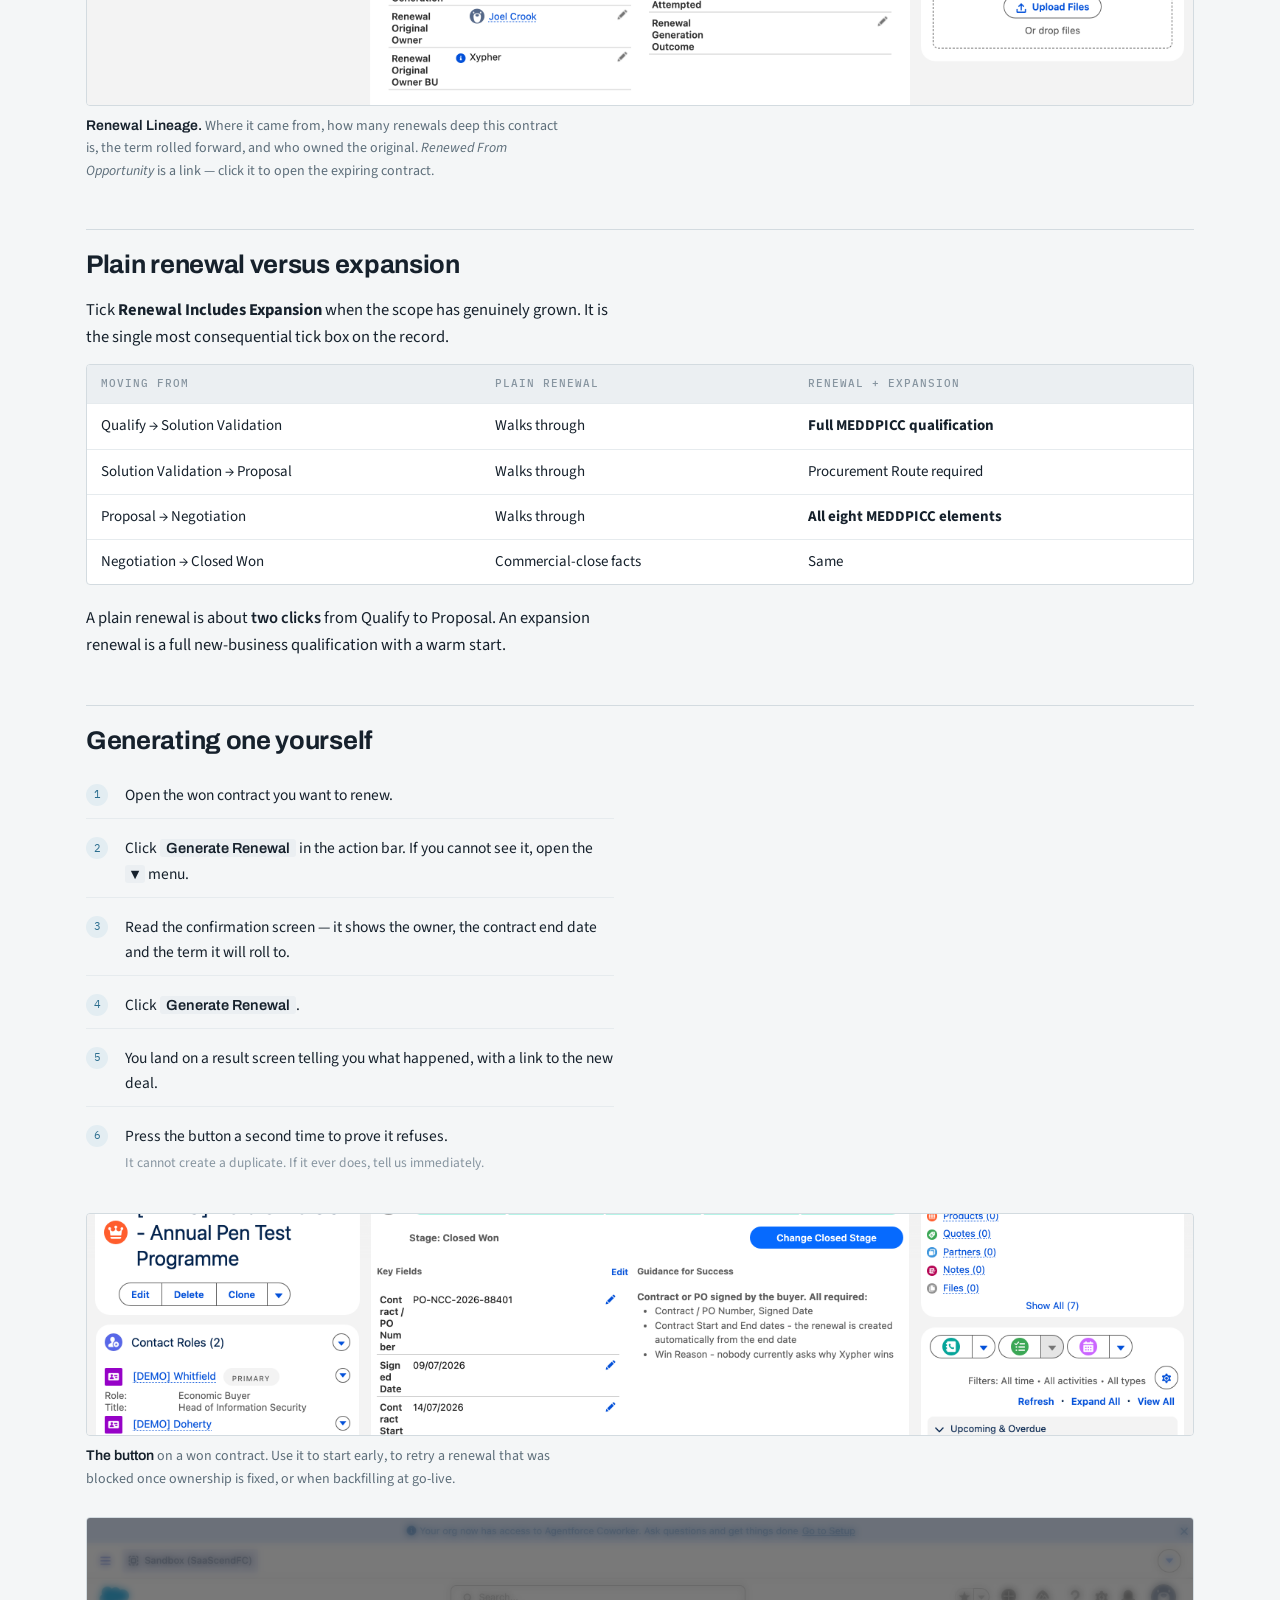
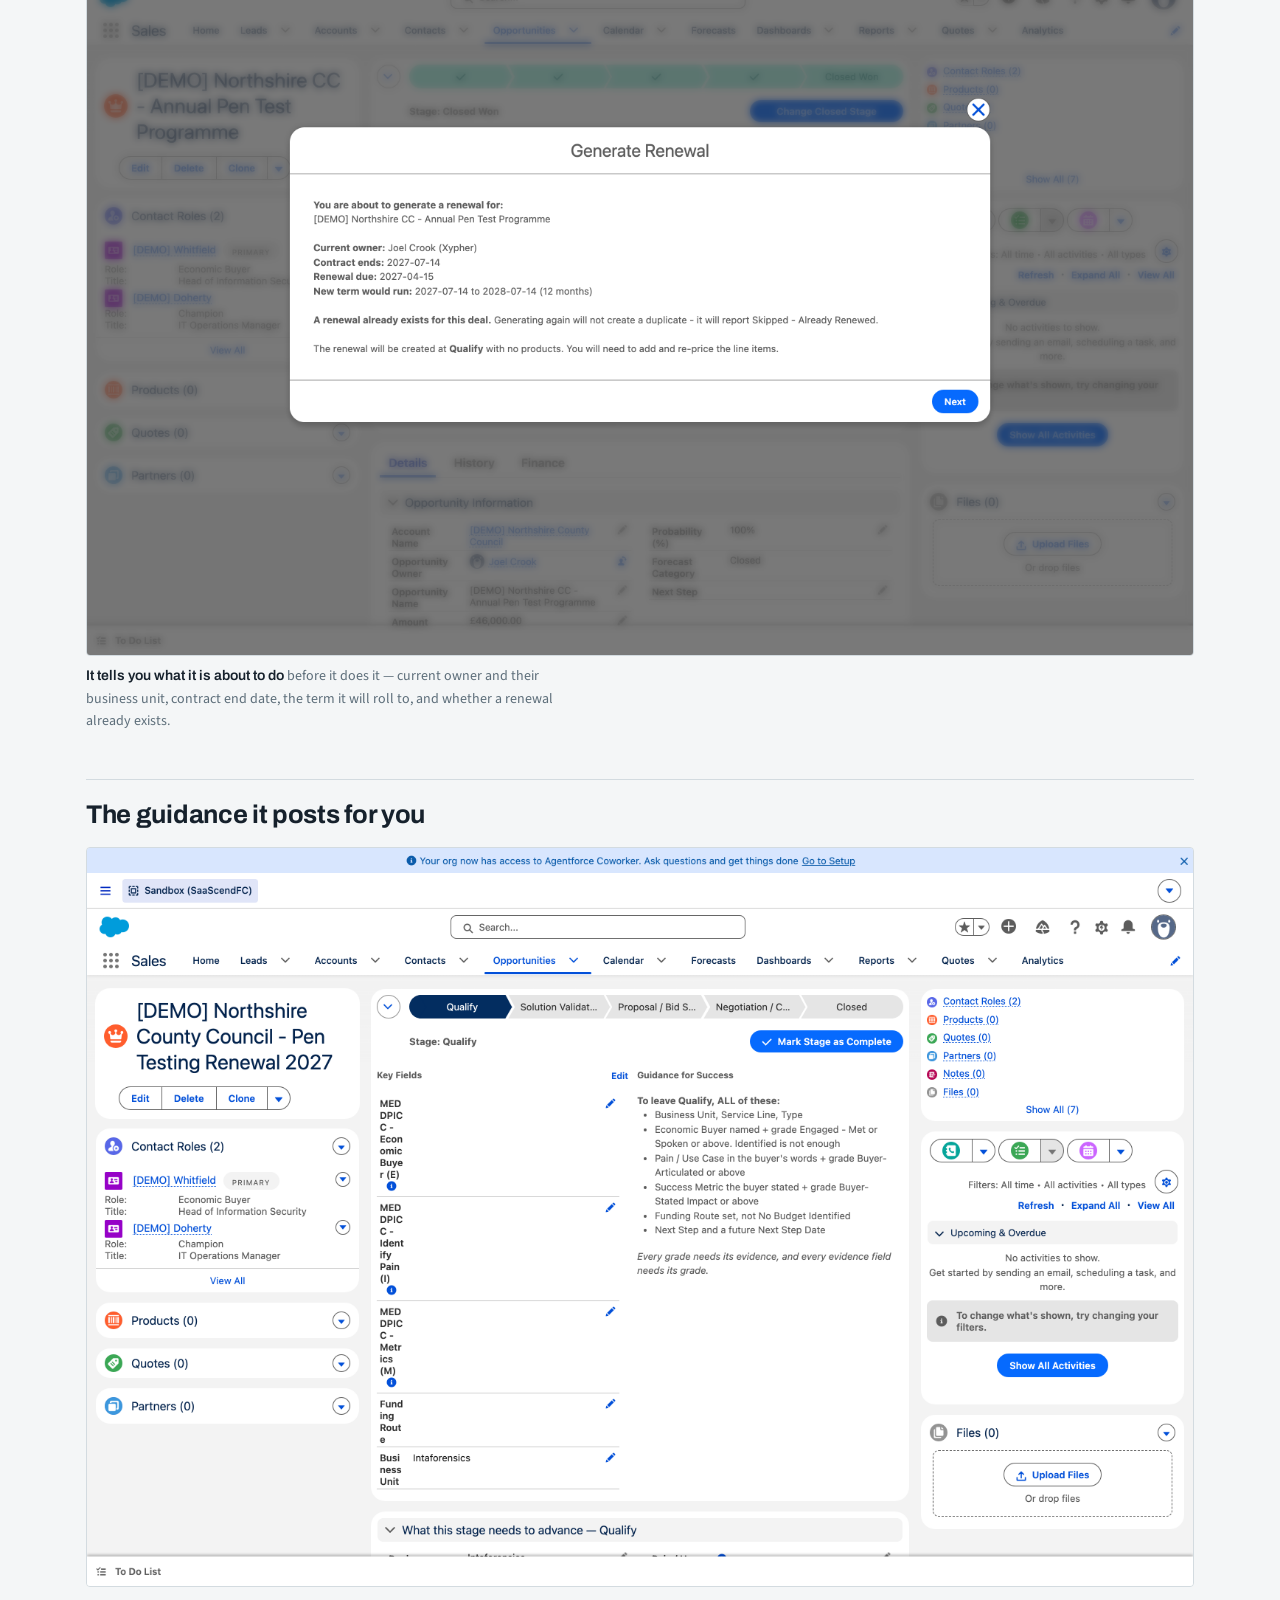
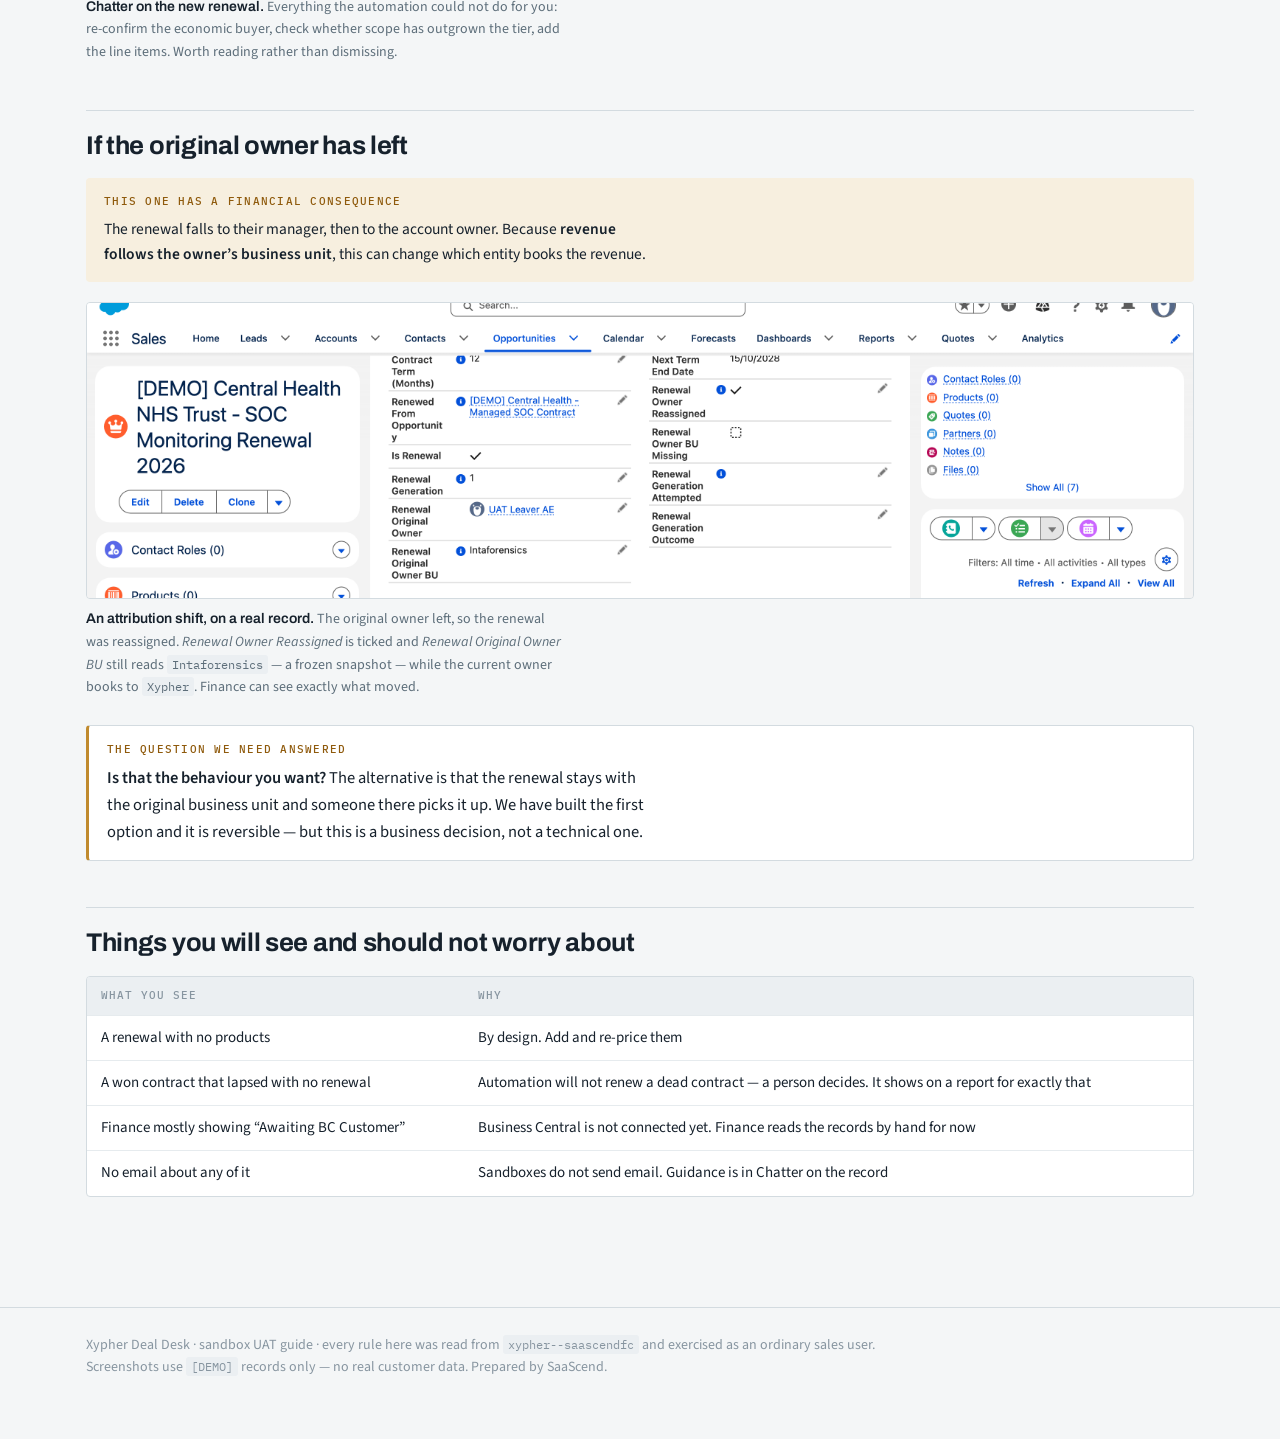
<file: renewals.html>
<!doctype html>
<html lang="en-GB" class="no-js"><head>
<meta charset="utf-8"><meta name="viewport" content="width=device-width,initial-scale=1">
<title>Renewals &middot; Xypher Deal Desk</title>
<link rel="icon" href="assets/saascend-favicon.jpg">
<link rel="preconnect" href="https://fonts.googleapis.com">
<link rel="preconnect" href="https://fonts.gstatic.com" crossorigin>
<link rel="stylesheet" href="https://fonts.googleapis.com/css2?family=Archivo:wght@500;600;700&family=Source+Sans+3:ital,wght@0,400;0,600;1,400&family=IBM+Plex+Mono:wght@400;500&display=swap">
<link rel="stylesheet" href="assets/site.css?v=202608242233">
</head><body>
<header class="top"><div class="wrap">
  <a href="index.html"><img src="assets/saascend-logo-white.png" alt="SaaScend"></a><nav class="main"><a href="index.html">Start here</a><a href="create.html">Create a deal</a><a href="stages.html">The six gates</a><a href="examples.html">Worked examples</a><a href="renewals.html" aria-current="page">Renewals</a><a href="rebuild.html">Zoho rebuild</a></nav>
</div></header>
<div class="hero"><div class="wrap"><p class="eyebrow">Part four</p><h1>Auto-renewal</h1>
<p class="standfirst">Renewals appear on their own the day a contract enters its window. What arrives, what is deliberately missing, and the one question that needs a decision from the business.</p></div></div>
<main><div class="wrap">

<h2>The 90 days, at a glance</h2>

<div class="timeline">
<svg viewBox="0 0 900 168" role="img"
     aria-label="Renewal timeline: at 90 days before contract end the renewal is created automatically at Qualify; the next step date is set to 30 days before end; inside the final 30 days that date is in the past and blocks stage changes; at contract end an unrenewed contract has lapsed and appears on a report.">
  <line x1="60" y1="96" x2="850" y2="96" stroke="var(--rule)" stroke-width="2"/>
  <rect x="60" y="90" width="527" height="12" fill="var(--pass-soft)"/>
  <rect x="587" y="90" width="176" height="12" fill="var(--signal-soft)"/>
  <rect x="763" y="90" width="87" height="12" fill="var(--mono-bg)"/>
  <g font-family="IBM Plex Mono, monospace" font-size="11" fill="var(--faint)">
    <text x="60" y="126" text-anchor="middle">90 days</text>
    <text x="587" y="126" text-anchor="middle">30 days</text>
    <text x="763" y="126" text-anchor="middle">contract end</text>
    <text x="850" y="126" text-anchor="middle">after</text>
  </g>
  <g font-family="Archivo, sans-serif" font-size="12.5" font-weight="600" fill="var(--ink)">
    <text x="60" y="46">Renewal created</text>
    <text x="587" y="46" text-anchor="middle">Next step goes stale</text>
    <text x="800" y="46" text-anchor="middle">Lapsed</text>
  </g>
  <g font-family="Source Sans 3, sans-serif" font-size="11.5" fill="var(--muted)">
    <text x="60" y="64">at Qualify, owned by you</text>
    <text x="587" y="64" text-anchor="middle">you cannot advance until you update it</text>
    <text x="800" y="64" text-anchor="middle">a person decides</text>
  </g>
  <g fill="var(--accent)">
    <circle cx="60" cy="96" r="6"/><circle cx="587" cy="96" r="6"/>
  </g>
  <circle cx="763" cy="96" r="6" fill="var(--signal-edge)"/>
</svg>
<div class="tl-key">
  <span><i style="background:var(--pass-soft);border:1px solid var(--pass)"></i>Next step date still in the future &mdash; first 60 days</span>
  <span><i style="background:var(--signal-soft);border:1px solid var(--signal-edge)"></i>Next step date has passed &mdash; blocks stage changes</span>
  <span><i style="background:var(--mono-bg);border:1px solid var(--rule)"></i>Contract over</span>
</div>
</div>
<div class="gate"><p class="glabel">Why the middle band matters</p>
<p>The renewal arrives with a next-step date set to <strong>30 days before contract end</strong>. That
stays in the future for the first 60 days. After that it is in the past &mdash; and a past next-step
date blocks <em>every</em> stage change until you update it. That is deliberate: a renewal untouched
that late genuinely is overdue. A report catches these before you hit the wall.</p></div>

<h2>What arrives, without you doing anything</h2>
<p>A job runs daily at 06:00. When a won contract enters its window it creates the renewal, posts
guidance on it, and marks the original so it is never processed twice.</p>
<div class="tablewrap"><table><thead><tr><th>On the new renewal</th><th>What you get</th></tr></thead><tbody>
<tr><td>Stage</td><td><b>Qualify</b> &mdash; deliberately, not Proposal</td></tr>
<tr><td>Owner</td><td>You, if you owned the original and are still active</td></tr>
<tr><td>Contract dates</td><td>Rolled forward by the term length</td></tr>
<tr><td>Amount</td><td>Copied from the expiring deal &mdash; <b>then re-price it</b></td></tr>
<tr><td>Next Step + date</td><td>Set for you, 30 days before contract end</td></tr>
<tr><td><b>Products</b></td><td><b>None.</b> Deliberately &mdash; last year&rsquo;s prices are last year&rsquo;s prices</td></tr>
</tbody></table></div>

<figure><img src="assets/screenshots/05-renewal-lineage.png" alt="Renewal Lineage. Where it came from, how many renewals deep this contract is, the term rolled forward, and who owned the" loading="lazy"><figcaption><b>Renewal Lineage.</b> Where it came from, how many renewals deep this contract is, the term rolled forward, and who owned the original. <em>Renewed From Opportunity</em> is a link &mdash; click it to open the expiring contract.</figcaption></figure>

<h2>Plain renewal versus expansion</h2>
<p>Tick <b>Renewal Includes Expansion</b> when the scope has genuinely grown. It is the single most
consequential tick box on the record.</p>
<div class="tablewrap"><table><thead><tr><th>Moving from</th><th>Plain renewal</th><th>Renewal + expansion</th></tr></thead><tbody>
<tr><td>Qualify &rarr; Solution Validation</td><td>Walks through</td><td><b>Full MEDDPICC qualification</b></td></tr>
<tr><td>Solution Validation &rarr; Proposal</td><td>Walks through</td><td>Procurement Route required</td></tr>
<tr><td>Proposal &rarr; Negotiation</td><td>Walks through</td><td><b>All eight MEDDPICC elements</b></td></tr>
<tr><td>Negotiation &rarr; Closed Won</td><td>Commercial-close facts</td><td>Same</td></tr>
</tbody></table></div>
<p>A plain renewal is about <strong>two clicks</strong> from Qualify to Proposal. An expansion renewal
is a full new-business qualification with a warm start.</p>

<h2>Generating one yourself</h2>
<ol class="clicks"><li><p>Open the won contract you want to renew.</p></li><li><p>Click <span class="ui">Generate Renewal</span> in the action bar. If you cannot see it, open the <span class="ui">▾</span> menu.</p></li><li><p>Read the confirmation screen &mdash; it shows the owner, the contract end date and the term it will roll to.</p></li><li><p>Click <span class="ui">Generate Renewal</span>.</p></li><li><p>You land on a result screen telling you what happened, with a link to the new deal.</p></li><li><p>Press the button a second time to prove it refuses.<span class="said">It cannot create a duplicate. If it ever does, tell us immediately.</span></p></li></ol><figure><img src="assets/screenshots/07-generate-renewal-action.png" alt="The button on a won contract. Use it to start early, to retry a renewal that was blocked once ownership is fixed, or whe" loading="lazy"><figcaption><b>The button</b> on a won contract. Use it to start early, to retry a renewal that was blocked once ownership is fixed, or when backfilling at go-live.</figcaption></figure><figure><img src="assets/screenshots/08-generate-renewal-screen.png" alt="It tells you what it is about to do before it does it &amp;mdash; current owner and their business unit, contract end date, " loading="lazy"><figcaption><b>It tells you what it is about to do</b> before it does it &mdash; current owner and their business unit, contract end date, the term it will roll to, and whether a renewal already exists.</figcaption></figure>

<h2>The guidance it posts for you</h2>
<figure><img src="assets/screenshots/09-renewal-chatter.png" alt="Chatter on the new renewal. Everything the automation could not do for you: re-confirm the economic buyer, check whether" loading="lazy"><figcaption><b>Chatter on the new renewal.</b> Everything the automation could not do for you: re-confirm the economic buyer, check whether scope has outgrown the tier, add the line items. Worth reading rather than dismissing.</figcaption></figure>

<h2>If the original owner has left</h2>
<div class="callout warn"><p class="clabel">This one has a financial consequence</p>
<p>The renewal falls to their manager, then to the account owner. Because <strong>revenue follows the
owner&rsquo;s business unit</strong>, this can change which entity books the revenue.</p></div>
<figure><img src="assets/screenshots/06-attribution-shift.png" alt="An attribution shift, on a real record. The original owner left, so the renewal was reassigned. Renewal Owner Reassigned" loading="lazy"><figcaption><b>An attribution shift, on a real record.</b> The original owner left, so the renewal was reassigned. <em>Renewal Owner Reassigned</em> is ticked and <em>Renewal Original Owner BU</em> still reads <code>Intaforensics</code> &mdash; a frozen snapshot &mdash; while the current owner books to <code>Xypher</code>. Finance can see exactly what moved.</figcaption></figure>
<div class="gate"><p class="glabel">The question we need answered</p>
<p><strong>Is that the behaviour you want?</strong> The alternative is that the renewal stays with the
original business unit and someone there picks it up. We have built the first option and it is
reversible &mdash; but this is a business decision, not a technical one.</p></div>

<h2>Things you will see and should not worry about</h2>
<div class="tablewrap"><table><thead><tr><th>What you see</th><th>Why</th></tr></thead><tbody>
<tr><td>A renewal with no products</td><td>By design. Add and re-price them</td></tr>
<tr><td>A won contract that lapsed with no renewal</td><td>Automation will not renew a dead contract &mdash; a person decides. It shows on a report for exactly that</td></tr>
<tr><td>Finance mostly showing &ldquo;Awaiting BC Customer&rdquo;</td><td>Business Central is not connected yet. Finance reads the records by hand for now</td></tr>
<tr><td>No email about any of it</td><td>Sandboxes do not send email. Guidance is in Chatter on the record</td></tr>
</tbody></table></div>

</div></main>
<footer><div class="wrap">
  Xypher Deal Desk &middot; sandbox UAT guide &middot; every rule here was read from
  <code>xypher--saascendfc</code> and exercised as an ordinary sales user.<br>
  Screenshots use <code>[DEMO]</code> records only &mdash; no real customer data. Prepared by SaaScend.
</div></footer>
<div id="lb" tabindex="-1" aria-hidden="true"><img alt=""></div>
<script src="assets/site.js?v=202608242233"></script>
</body></html>
</file>
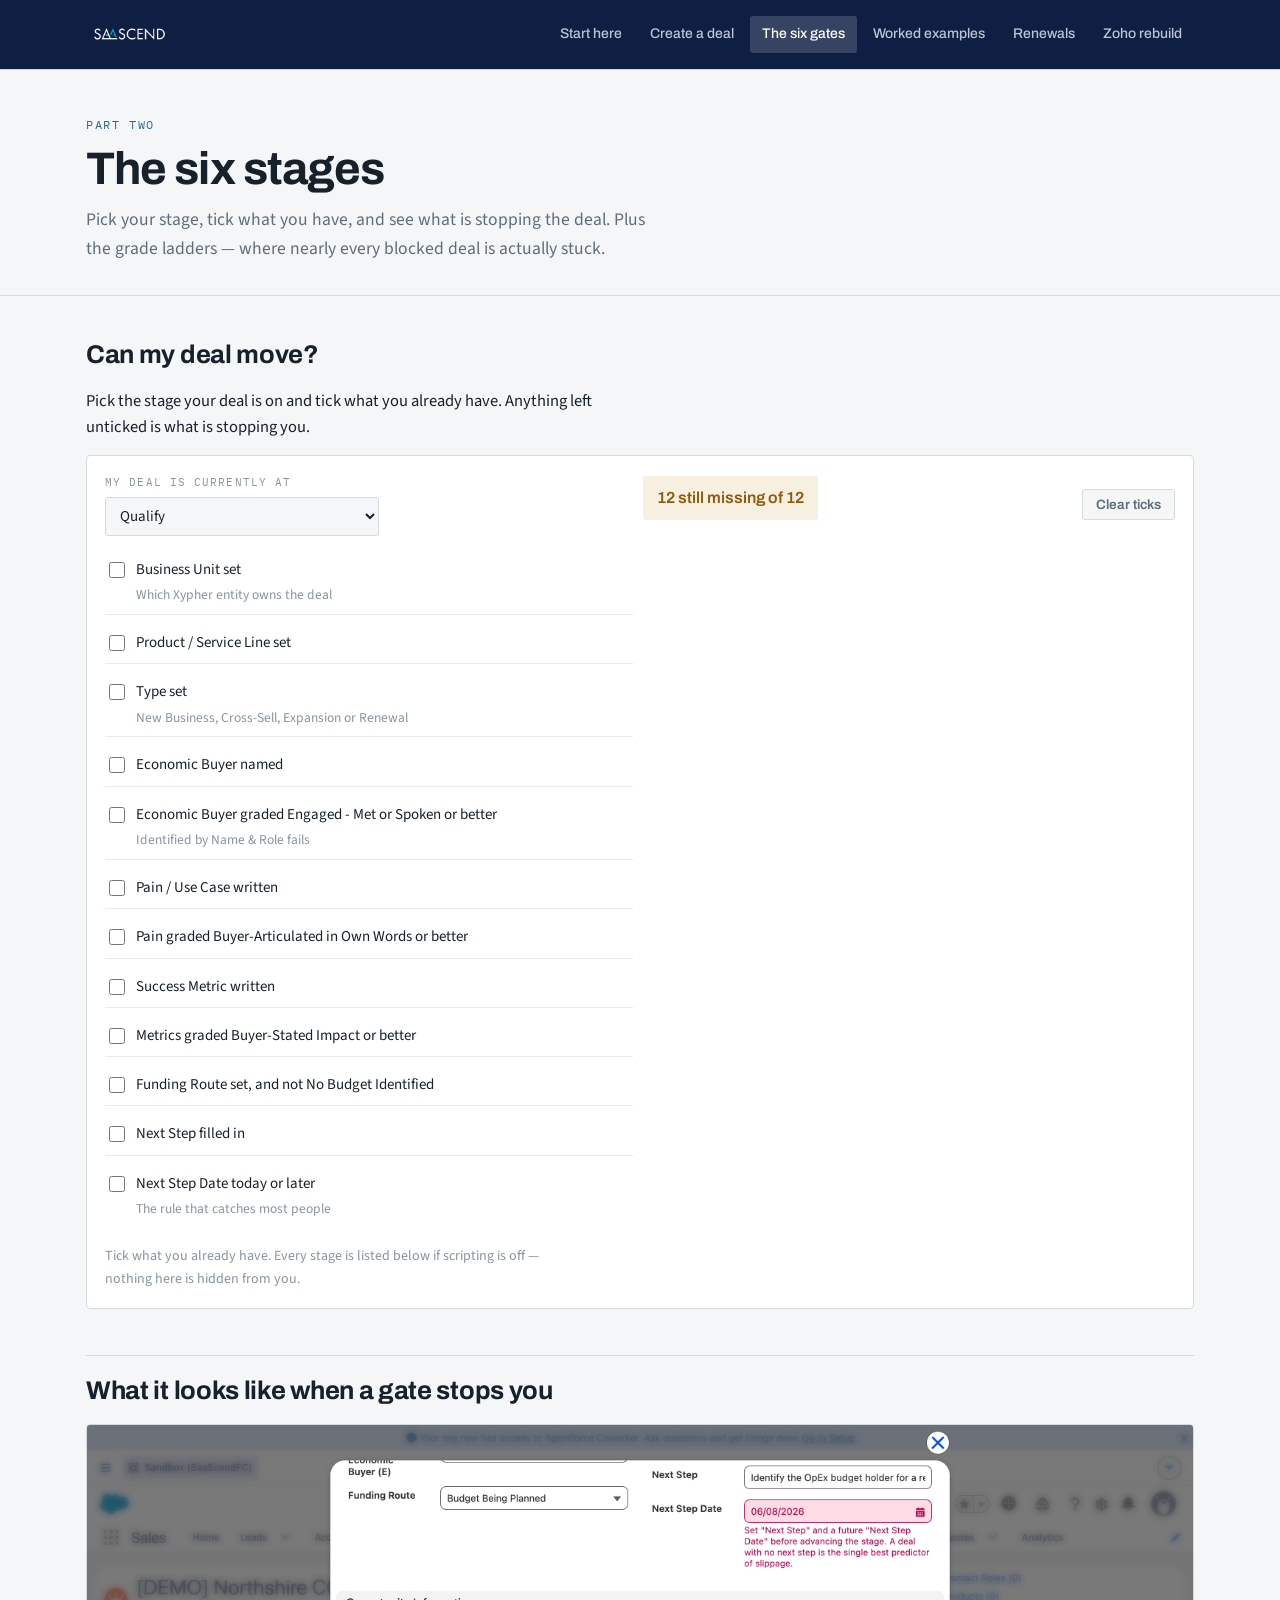
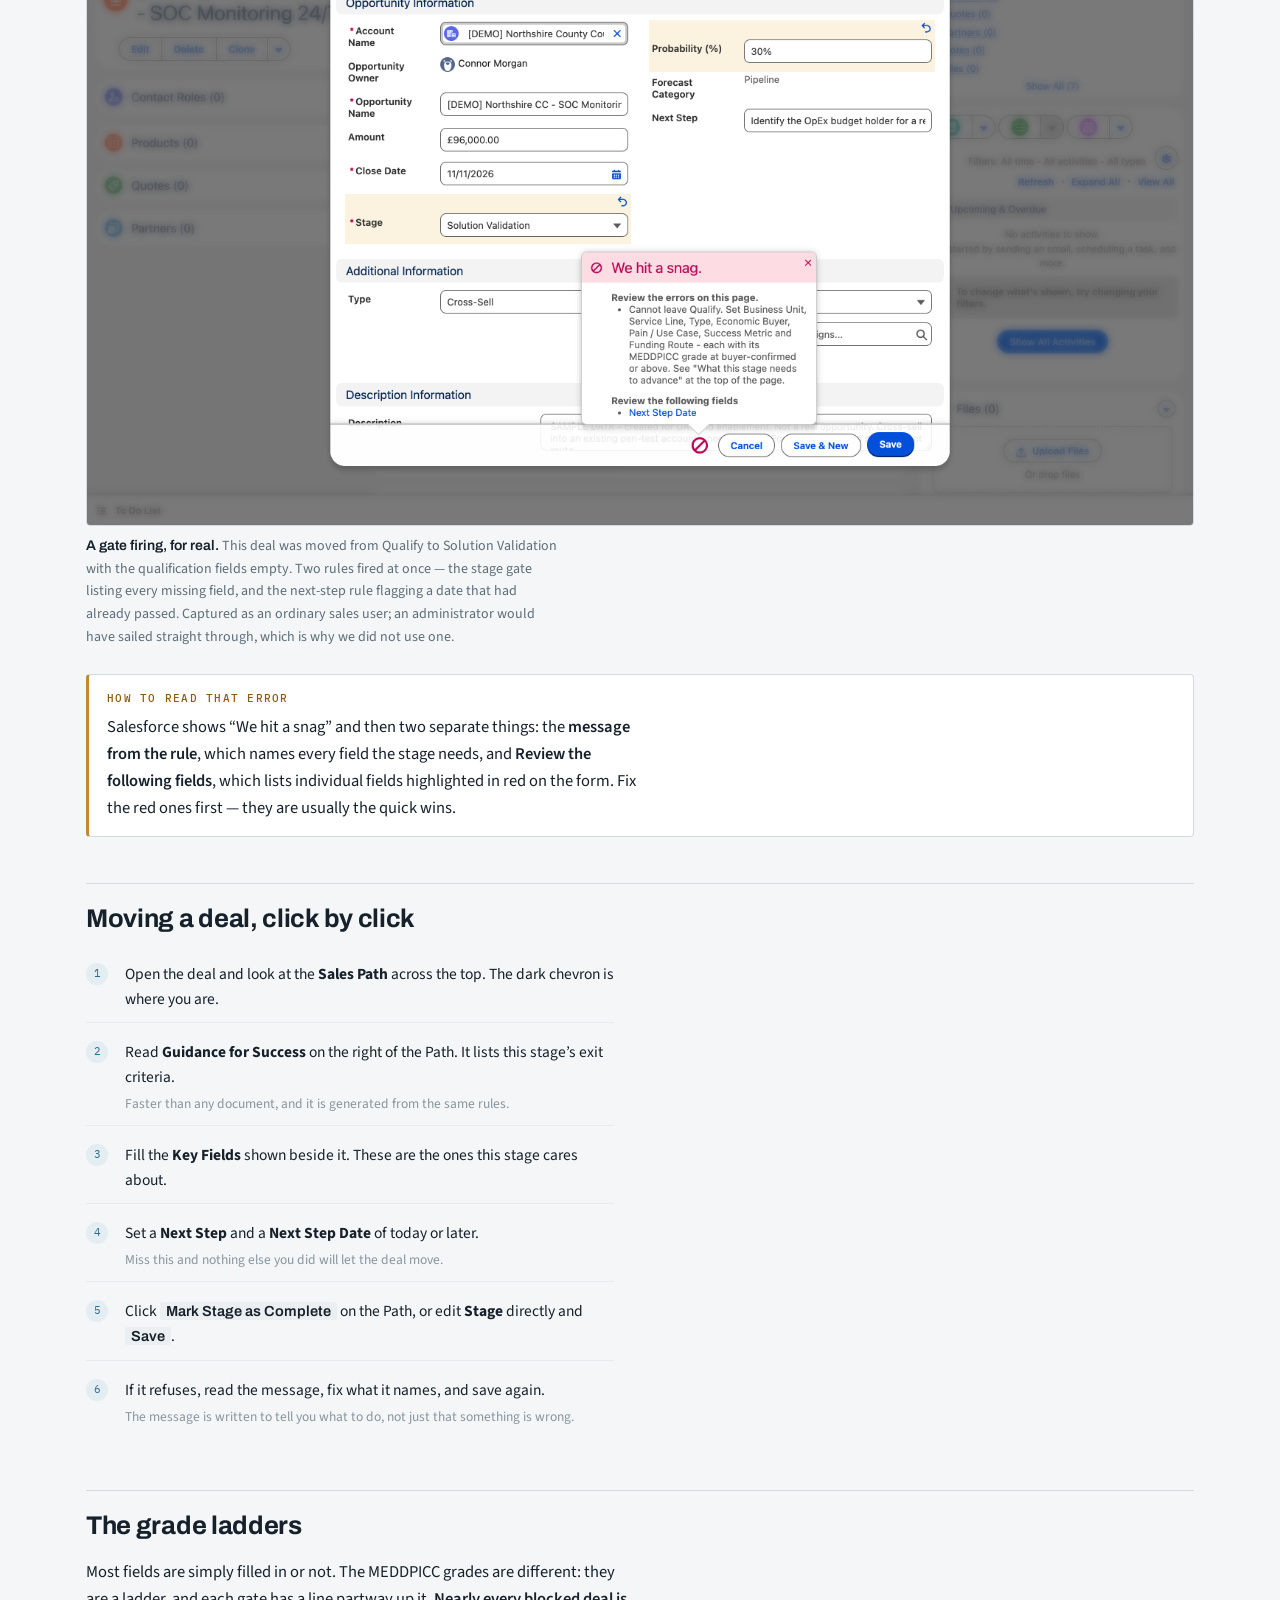
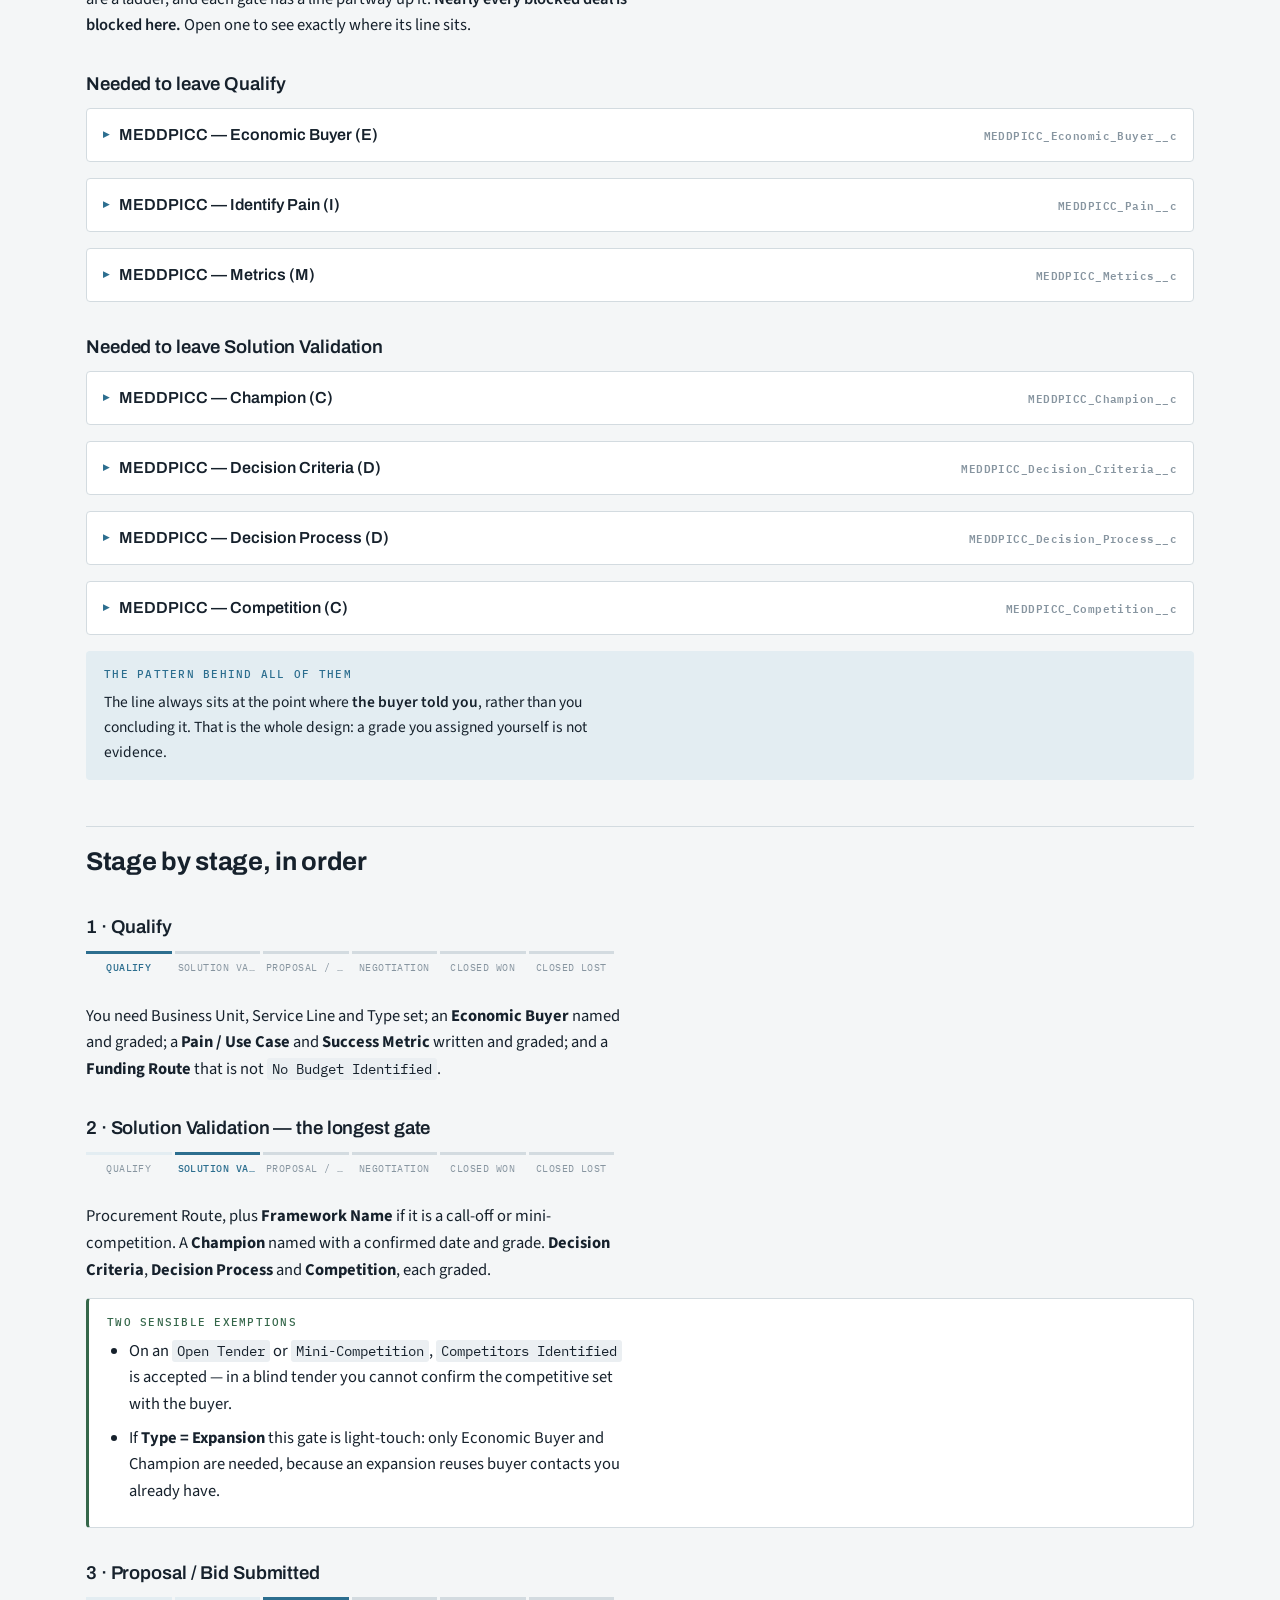
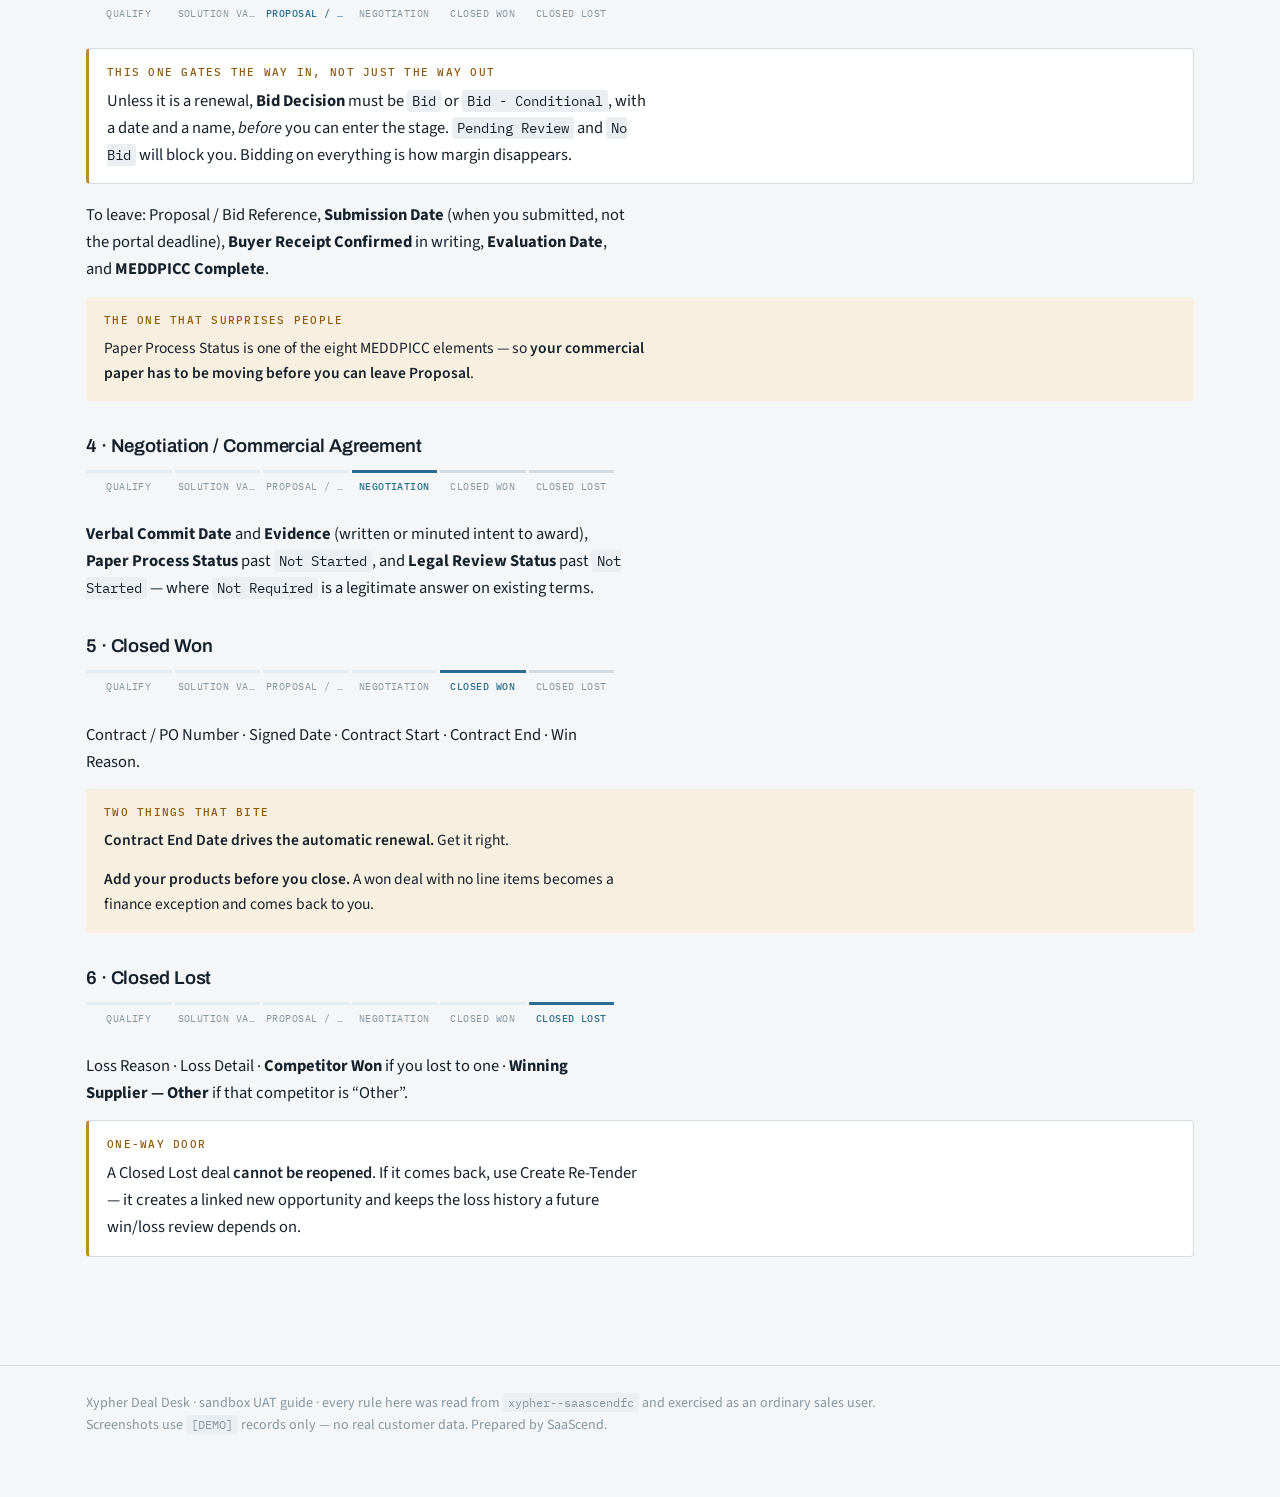
<file: stages.html>
<!doctype html>
<html lang="en-GB" class="no-js"><head>
<meta charset="utf-8"><meta name="viewport" content="width=device-width,initial-scale=1">
<title>The six gates &middot; Xypher Deal Desk</title>
<link rel="icon" href="assets/saascend-favicon.jpg">
<link rel="preconnect" href="https://fonts.googleapis.com">
<link rel="preconnect" href="https://fonts.gstatic.com" crossorigin>
<link rel="stylesheet" href="https://fonts.googleapis.com/css2?family=Archivo:wght@500;600;700&family=Source+Sans+3:ital,wght@0,400;0,600;1,400&family=IBM+Plex+Mono:wght@400;500&display=swap">
<link rel="stylesheet" href="assets/site.css?v=202608242233">
</head><body>
<header class="top"><div class="wrap">
  <a href="index.html"><img src="assets/saascend-logo-white.png" alt="SaaScend"></a><nav class="main"><a href="index.html">Start here</a><a href="create.html">Create a deal</a><a href="stages.html" aria-current="page">The six gates</a><a href="examples.html">Worked examples</a><a href="renewals.html">Renewals</a><a href="rebuild.html">Zoho rebuild</a></nav>
</div></header>
<div class="hero"><div class="wrap"><p class="eyebrow">Part two</p><h1>The six stages</h1>
<p class="standfirst">Pick your stage, tick what you have, and see what is stopping the deal. Plus the grade ladders &mdash; where nearly every blocked deal is actually stuck.</p></div></div>
<main><div class="wrap">

<h2>Can my deal move?</h2>
<p>Pick the stage your deal is on and tick what you already have. Anything left unticked is what is
stopping you.</p>
<div class="checker" id="checker"><div class="ctop"><div><label class="pick" for="ck-stage">My deal is currently at</label><select id="ck-stage"><option value="Qualify">Qualify</option><option value="Solution Validation">Solution Validation</option><option value="Proposal / Bid Submitted">Proposal / Bid Submitted</option><option value="Negotiation / Commercial Agreement">Negotiation / Commercial Agreement</option><option value="Closed Won">Closed Won</option><option value="Closed Lost">Closed Lost</option></select></div><p class="verdict" role="status" aria-live="polite"></p><button class="btn reset" type="button">Clear ticks</button></div><div class="reqs"><ul class="reqs" data-stage="Qualify"><li><label for="ck-qualify-0"><input type="checkbox" id="ck-qualify-0"><span><span class="txt">Business Unit set</span><span class="hint">Which Xypher entity owns the deal</span></span></label></li><li><label for="ck-qualify-1"><input type="checkbox" id="ck-qualify-1"><span><span class="txt">Product / Service Line set</span></span></label></li><li><label for="ck-qualify-2"><input type="checkbox" id="ck-qualify-2"><span><span class="txt">Type set</span><span class="hint">New Business, Cross-Sell, Expansion or Renewal</span></span></label></li><li><label for="ck-qualify-3"><input type="checkbox" id="ck-qualify-3"><span><span class="txt">Economic Buyer named</span></span></label></li><li><label for="ck-qualify-4"><input type="checkbox" id="ck-qualify-4"><span><span class="txt">Economic Buyer graded Engaged - Met or Spoken or better</span><span class="hint">Identified by Name &amp; Role fails</span></span></label></li><li><label for="ck-qualify-5"><input type="checkbox" id="ck-qualify-5"><span><span class="txt">Pain / Use Case written</span></span></label></li><li><label for="ck-qualify-6"><input type="checkbox" id="ck-qualify-6"><span><span class="txt">Pain graded Buyer-Articulated in Own Words or better</span></span></label></li><li><label for="ck-qualify-7"><input type="checkbox" id="ck-qualify-7"><span><span class="txt">Success Metric written</span></span></label></li><li><label for="ck-qualify-8"><input type="checkbox" id="ck-qualify-8"><span><span class="txt">Metrics graded Buyer-Stated Impact or better</span></span></label></li><li><label for="ck-qualify-9"><input type="checkbox" id="ck-qualify-9"><span><span class="txt">Funding Route set, and not No Budget Identified</span></span></label></li><li><label for="ck-qualify-10"><input type="checkbox" id="ck-qualify-10"><span><span class="txt">Next Step filled in</span></span></label></li><li><label for="ck-qualify-11"><input type="checkbox" id="ck-qualify-11"><span><span class="txt">Next Step Date today or later</span><span class="hint">The rule that catches most people</span></span></label></li></ul><ul class="reqs" data-stage="Solution Validation"><li><label for="ck-solutionvalidation-0"><input type="checkbox" id="ck-solutionvalidation-0"><span><span class="txt">Procurement Route set</span><span class="hint">Direct Award, Framework Call-off, Open Tender, Mini-Competition</span></span></label></li><li><label for="ck-solutionvalidation-1"><input type="checkbox" id="ck-solutionvalidation-1"><span><span class="txt">Framework Name set (only if a call-off or mini-competition)</span><span class="hint">Mandatory on every save, not just stage change</span></span></label></li><li><label for="ck-solutionvalidation-2"><input type="checkbox" id="ck-solutionvalidation-2"><span><span class="txt">Champion named</span></span></label></li><li><label for="ck-solutionvalidation-3"><input type="checkbox" id="ck-solutionvalidation-3"><span><span class="txt">Champion Confirmed Date set</span></span></label></li><li><label for="ck-solutionvalidation-4"><input type="checkbox" id="ck-solutionvalidation-4"><span><span class="txt">Champion graded Confirmed Advocacy or better</span></span></label></li><li><label for="ck-solutionvalidation-5"><input type="checkbox" id="ck-solutionvalidation-5"><span><span class="txt">Decision Criteria written and graded</span><span class="hint">Buyer-Stated, Informal or better</span></span></label></li><li><label for="ck-solutionvalidation-6"><input type="checkbox" id="ck-solutionvalidation-6"><span><span class="txt">Decision Process written and graded</span><span class="hint">Steps &amp; Timeline Buyer-Confirmed or better</span></span></label></li><li><label for="ck-solutionvalidation-7"><input type="checkbox" id="ck-solutionvalidation-7"><span><span class="txt">Competition graded Buyer-Confirmed Competitive Set or better</span><span class="hint">Competitors Identified passes on a tender</span></span></label></li><li><label for="ck-solutionvalidation-8"><input type="checkbox" id="ck-solutionvalidation-8"><span><span class="txt">Next Step filled in</span></span></label></li><li><label for="ck-solutionvalidation-9"><input type="checkbox" id="ck-solutionvalidation-9"><span><span class="txt">Next Step Date today or later</span><span class="hint">The rule that catches most people</span></span></label></li></ul><ul class="reqs" data-stage="Proposal / Bid Submitted"><li><label for="ck-proposalbidsubmitted-0"><input type="checkbox" id="ck-proposalbidsubmitted-0"><span><span class="txt">Bid Decision is Bid or Bid - Conditional</span><span class="hint">Needed to ENTER this stage, not leave it</span></span></label></li><li><label for="ck-proposalbidsubmitted-1"><input type="checkbox" id="ck-proposalbidsubmitted-1"><span><span class="txt">Bid Decision Date set</span></span></label></li><li><label for="ck-proposalbidsubmitted-2"><input type="checkbox" id="ck-proposalbidsubmitted-2"><span><span class="txt">Bid Decision By set</span></span></label></li><li><label for="ck-proposalbidsubmitted-3"><input type="checkbox" id="ck-proposalbidsubmitted-3"><span><span class="txt">Proposal / Bid Reference set</span></span></label></li><li><label for="ck-proposalbidsubmitted-4"><input type="checkbox" id="ck-proposalbidsubmitted-4"><span><span class="txt">Submission Date set</span><span class="hint">When you submitted, not the portal deadline</span></span></label></li><li><label for="ck-proposalbidsubmitted-5"><input type="checkbox" id="ck-proposalbidsubmitted-5"><span><span class="txt">Buyer Receipt Confirmed ticked</span><span class="hint">And confirmed in writing</span></span></label></li><li><label for="ck-proposalbidsubmitted-6"><input type="checkbox" id="ck-proposalbidsubmitted-6"><span><span class="txt">Evaluation Date set</span></span></label></li><li><label for="ck-proposalbidsubmitted-7"><input type="checkbox" id="ck-proposalbidsubmitted-7"><span><span class="txt">MEDDPICC Complete ticked</span><span class="hint">All eight elements at grade — includes Paper Process</span></span></label></li><li><label for="ck-proposalbidsubmitted-8"><input type="checkbox" id="ck-proposalbidsubmitted-8"><span><span class="txt">Next Step filled in</span></span></label></li><li><label for="ck-proposalbidsubmitted-9"><input type="checkbox" id="ck-proposalbidsubmitted-9"><span><span class="txt">Next Step Date today or later</span><span class="hint">The rule that catches most people</span></span></label></li></ul><ul class="reqs" data-stage="Negotiation / Commercial Agreement"><li><label for="ck-negotiationcommercialagreement-0"><input type="checkbox" id="ck-negotiationcommercialagreement-0"><span><span class="txt">Verbal Commit Date set</span></span></label></li><li><label for="ck-negotiationcommercialagreement-1"><input type="checkbox" id="ck-negotiationcommercialagreement-1"><span><span class="txt">Verbal Commit Evidence written</span><span class="hint">Written or minuted intent to award</span></span></label></li><li><label for="ck-negotiationcommercialagreement-2"><input type="checkbox" id="ck-negotiationcommercialagreement-2"><span><span class="txt">Paper Process Status past Not Started</span></span></label></li><li><label for="ck-negotiationcommercialagreement-3"><input type="checkbox" id="ck-negotiationcommercialagreement-3"><span><span class="txt">Legal Review Status past Not Started</span><span class="hint">Not Required is a legitimate answer</span></span></label></li></ul><ul class="reqs" data-stage="Closed Won"><li><label for="ck-closedwon-0"><input type="checkbox" id="ck-closedwon-0"><span><span class="txt">Contract / PO Number set</span></span></label></li><li><label for="ck-closedwon-1"><input type="checkbox" id="ck-closedwon-1"><span><span class="txt">Signed Date set</span></span></label></li><li><label for="ck-closedwon-2"><input type="checkbox" id="ck-closedwon-2"><span><span class="txt">Contract Start Date set</span></span></label></li><li><label for="ck-closedwon-3"><input type="checkbox" id="ck-closedwon-3"><span><span class="txt">Contract End Date set</span><span class="hint">This drives the automatic renewal — get it right</span></span></label></li><li><label for="ck-closedwon-4"><input type="checkbox" id="ck-closedwon-4"><span><span class="txt">Win Reason set</span></span></label></li><li><label for="ck-closedwon-5"><input type="checkbox" id="ck-closedwon-5"><span><span class="txt">Products added to the deal</span><span class="hint">Not enforced, but a won deal with no products becomes a finance exception</span></span></label></li></ul><ul class="reqs" data-stage="Closed Lost"><li><label for="ck-closedlost-0"><input type="checkbox" id="ck-closedlost-0"><span><span class="txt">Loss Reason set</span></span></label></li><li><label for="ck-closedlost-1"><input type="checkbox" id="ck-closedlost-1"><span><span class="txt">Loss Detail written</span><span class="hint">The only input a future win/loss review has</span></span></label></li><li><label for="ck-closedlost-2"><input type="checkbox" id="ck-closedlost-2"><span><span class="txt">Competitor Won set (if lost to a competitor)</span></span></label></li><li><label for="ck-closedlost-3"><input type="checkbox" id="ck-closedlost-3"><span><span class="txt">Winning Supplier - Other (if the competitor is 'Other')</span></span></label></li></ul></div><p class="nojs">Tick what you already have. Every stage is listed below if scripting is off &mdash; nothing here is hidden from you.</p></div>

<h2>What it looks like when a gate stops you</h2>
<figure><img src="assets/screenshots/03-stage-gate-blocks.png" alt="A gate firing, for real. This deal was moved from Qualify to Solution Validation with the qualification fields empty. Tw" loading="lazy"><figcaption><b>A gate firing, for real.</b> This deal was moved from Qualify to Solution Validation with the qualification fields empty. Two rules fired at once &mdash; the stage gate listing every missing field, and the next-step rule flagging a date that had already passed. Captured as an ordinary sales user; an administrator would have sailed straight through, which is why we did not use one.</figcaption></figure>
<div class="gate"><p class="glabel">How to read that error</p>
<p>Salesforce shows &ldquo;We hit a snag&rdquo; and then two separate things: the <strong>message from
the rule</strong>, which names every field the stage needs, and <strong>Review the following
fields</strong>, which lists individual fields highlighted in red on the form. Fix the red ones first
&mdash; they are usually the quick wins.</p></div>

<h2>Moving a deal, click by click</h2>
<ol class="clicks"><li><p>Open the deal and look at the <b>Sales Path</b> across the top. The dark chevron is where you are.</p></li><li><p>Read <b>Guidance for Success</b> on the right of the Path. It lists this stage&rsquo;s exit criteria.<span class="said">Faster than any document, and it is generated from the same rules.</span></p></li><li><p>Fill the <b>Key Fields</b> shown beside it. These are the ones this stage cares about.</p></li><li><p>Set a <b>Next Step</b> and a <b>Next Step Date</b> of today or later.<span class="said">Miss this and nothing else you did will let the deal move.</span></p></li><li><p>Click <span class="ui">Mark Stage as Complete</span> on the Path, or edit <b>Stage</b> directly and <span class="ui">Save</span>.</p></li><li><p>If it refuses, read the message, fix what it names, and save again.<span class="said">The message is written to tell you what to do, not just that something is wrong.</span></p></li></ol>

<h2>The grade ladders</h2>
<p>Most fields are simply filled in or not. The MEDDPICC grades are different: they are a ladder, and
each gate has a line partway up it. <strong>Nearly every blocked deal is blocked here.</strong> Open
one to see exactly where its line sits.</p>
<h3>Needed to leave Qualify</h3>
<details class="ladder"><summary>MEDDPICC — Economic Buyer (E)<span class="fld">MEDDPICC_Economic_Buyer__c</span></summary><div class="inner"><ul class="rungs"><li class="fail"><span class="mk">&times;</span><span>Unknown</span></li><li class="fail"><span class="mk">&times;</span><span>Not Identified</span></li><li class="fail"><span class="mk">&times;</span><span>Assumed / Inferred</span></li><li class="fail"><span class="mk">&times;</span><span>Identified by Name &amp; Role</span></li></ul><p class="passline">passes from here</p><ul class="rungs"><li class="pass"><span class="mk">&check;</span><span>Engaged - Met or Spoken</span></li><li class="pass"><span class="mk">&check;</span><span>Funding Authority Confirmed</span></li></ul><p class="why">Knowing who they are is not the bar. You have to have spoken to them.</p></div></details><details class="ladder"><summary>MEDDPICC — Identify Pain (I)<span class="fld">MEDDPICC_Pain__c</span></summary><div class="inner"><ul class="rungs"><li class="fail"><span class="mk">&times;</span><span>Unknown</span></li><li class="fail"><span class="mk">&times;</span><span>Not Discussed</span></li><li class="fail"><span class="mk">&times;</span><span>Rep-Observed Pain</span></li><li class="fail"><span class="mk">&times;</span><span>Buyer-Acknowledged Pain</span></li></ul><p class="passline">passes from here</p><ul class="rungs"><li class="pass"><span class="mk">&check;</span><span>Buyer-Articulated in Own Words</span></li><li class="pass"><span class="mk">&check;</span><span>Pain Tied to Business Consequence</span></li></ul><p class="why">They have to say it themselves. Them nodding along to your version does not count.</p></div></details><details class="ladder"><summary>MEDDPICC — Metrics (M)<span class="fld">MEDDPICC_Metrics__c</span></summary><div class="inner"><ul class="rungs"><li class="fail"><span class="mk">&times;</span><span>Unknown</span></li><li class="fail"><span class="mk">&times;</span><span>Not Discussed</span></li><li class="fail"><span class="mk">&times;</span><span>Pain Acknowledged, Not Quantified</span></li><li class="fail"><span class="mk">&times;</span><span>Rep-Estimated Impact</span></li></ul><p class="passline">passes from here</p><ul class="rungs"><li class="pass"><span class="mk">&check;</span><span>Buyer-Stated Impact</span></li><li class="pass"><span class="mk">&check;</span><span>Buyer-Quantified &amp; Documented</span></li></ul><p class="why">Your estimate of their saving is not a metric. Theirs is.</p></div></details>
<h3>Needed to leave Solution Validation</h3>
<details class="ladder"><summary>MEDDPICC — Champion (C)<span class="fld">MEDDPICC_Champion__c</span></summary><div class="inner"><ul class="rungs"><li class="fail"><span class="mk">&times;</span><span>Unknown</span></li><li class="fail"><span class="mk">&times;</span><span>None Identified</span></li><li class="fail"><span class="mk">&times;</span><span>Supporter Identified</span></li><li class="fail"><span class="mk">&times;</span><span>Champion Identified</span></li></ul><p class="passline">passes from here</p><ul class="rungs"><li class="pass"><span class="mk">&check;</span><span>Champion Confirmed Advocacy</span></li><li class="pass"><span class="mk">&check;</span><span>Champion Selling Internally</span></li><li class="pass"><span class="mk">&check;</span><span>Champion Tested - Has Fought For Us</span></li></ul><p class="why">A supporter likes you. A champion argues for you when you are not in the room.</p></div></details><details class="ladder"><summary>MEDDPICC — Decision Criteria (D)<span class="fld">MEDDPICC_Decision_Criteria__c</span></summary><div class="inner"><ul class="rungs"><li class="fail"><span class="mk">&times;</span><span>Unknown</span></li><li class="fail"><span class="mk">&times;</span><span>Not Discussed</span></li><li class="fail"><span class="mk">&times;</span><span>Assumed by Rep</span></li></ul><p class="passline">passes from here</p><ul class="rungs"><li class="pass"><span class="mk">&check;</span><span>Buyer-Stated, Informal</span></li><li class="pass"><span class="mk">&check;</span><span>Buyer-Confirmed, Documented</span></li><li class="pass"><span class="mk">&check;</span><span>Criteria Influenced by Xypher</span></li></ul><p class="why">Informal is enough here — but it has to have come from them.</p></div></details><details class="ladder"><summary>MEDDPICC — Decision Process (D)<span class="fld">MEDDPICC_Decision_Process__c</span></summary><div class="inner"><ul class="rungs"><li class="fail"><span class="mk">&times;</span><span>Unknown</span></li><li class="fail"><span class="mk">&times;</span><span>Not Discussed</span></li><li class="fail"><span class="mk">&times;</span><span>Assumed by Rep</span></li><li class="fail"><span class="mk">&times;</span><span>Steps Known, Timeline Unclear</span></li></ul><p class="passline">passes from here</p><ul class="rungs"><li class="pass"><span class="mk">&check;</span><span>Steps &amp; Timeline Buyer-Confirmed</span></li><li class="pass"><span class="mk">&check;</span><span>Governance / Committee Route Confirmed</span></li></ul><p class="why">Knowing the steps is not enough without the timeline.</p></div></details><details class="ladder"><summary>MEDDPICC — Competition (C)<span class="fld">MEDDPICC_Competition__c</span></summary><div class="inner"><ul class="rungs"><li class="fail"><span class="mk">&times;</span><span>Unknown</span></li><li class="fail"><span class="mk">&times;</span><span>Not Assessed</span></li><li class="fail"><span class="mk">&times;</span><span>Assumed - No Known Competitor</span></li><li class="fail"><span class="mk">&times;</span><span>Competitors Identified</span></li></ul><p class="passline">passes from here</p><ul class="rungs"><li class="pass"><span class="mk">&check;</span><span>Buyer-Confirmed Competitive Set</span></li><li class="pass"><span class="mk">&check;</span><span>Differentiation Confirmed by Buyer</span></li></ul><p class="why">On an Open Tender or Mini-Competition, 'Competitors Identified' is accepted — in a blind tender you cannot confirm the field with the buyer.</p></div></details>
<div class="callout"><p class="clabel">The pattern behind all of them</p>
<p>The line always sits at the point where <strong>the buyer told you</strong>, rather than you
concluding it. That is the whole design: a grade you assigned yourself is not evidence.</p></div>

<h2>Stage by stage, in order</h2>

<h3>1 &middot; Qualify</h3>
<ul class="stagebar"><li class="on">Qualify</li><li class="">Solution Val.</li><li class="">Proposal / Bid</li><li class="">Negotiation</li><li class="">Closed Won</li><li class="">Closed Lost</li></ul>
<p>You need Business Unit, Service Line and Type set; an <b>Economic Buyer</b> named and graded; a
<b>Pain / Use Case</b> and <b>Success Metric</b> written and graded; and a <b>Funding Route</b> that is
not <code>No Budget Identified</code>.</p>

<h3>2 &middot; Solution Validation &mdash; the longest gate</h3>
<ul class="stagebar"><li class="done">Qualify</li><li class="on">Solution Val.</li><li class="">Proposal / Bid</li><li class="">Negotiation</li><li class="">Closed Won</li><li class="">Closed Lost</li></ul>
<p>Procurement Route, plus <b>Framework Name</b> if it is a call-off or mini-competition. A
<b>Champion</b> named with a confirmed date and grade. <b>Decision Criteria</b>, <b>Decision
Process</b> and <b>Competition</b>, each graded.</p>
<div class="gate pass"><p class="glabel">Two sensible exemptions</p><ul>
<li>On an <code>Open Tender</code> or <code>Mini-Competition</code>, <code>Competitors Identified</code>
is accepted &mdash; in a blind tender you cannot confirm the competitive set with the buyer.</li>
<li>If <b>Type = Expansion</b> this gate is light-touch: only Economic Buyer and Champion are needed,
because an expansion reuses buyer contacts you already have.</li></ul></div>

<h3>3 &middot; Proposal / Bid Submitted</h3>
<ul class="stagebar"><li class="done">Qualify</li><li class="done">Solution Val.</li><li class="on">Proposal / Bid</li><li class="">Negotiation</li><li class="">Closed Won</li><li class="">Closed Lost</li></ul>
<div class="gate"><p class="glabel">This one gates the way IN, not just the way out</p>
<p>Unless it is a renewal, <b>Bid Decision</b> must be <code>Bid</code> or
<code>Bid - Conditional</code>, with a date and a name, <em>before</em> you can enter the stage.
<code>Pending Review</code> and <code>No Bid</code> will block you. Bidding on everything is how margin
disappears.</p></div>
<p>To leave: Proposal / Bid Reference, <b>Submission Date</b> (when you submitted, not the portal
deadline), <b>Buyer Receipt Confirmed</b> in writing, <b>Evaluation Date</b>, and <b>MEDDPICC
Complete</b>.</p>
<div class="callout warn"><p class="clabel">The one that surprises people</p><p>Paper Process Status is
one of the eight MEDDPICC elements &mdash; so <strong>your commercial paper has to be moving before you
can leave Proposal</strong>.</p></div>

<h3>4 &middot; Negotiation / Commercial Agreement</h3>
<ul class="stagebar"><li class="done">Qualify</li><li class="done">Solution Val.</li><li class="done">Proposal / Bid</li><li class="on">Negotiation</li><li class="">Closed Won</li><li class="">Closed Lost</li></ul>
<p><b>Verbal Commit Date</b> and <b>Evidence</b> (written or minuted intent to award), <b>Paper Process
Status</b> past <code>Not Started</code>, and <b>Legal Review Status</b> past <code>Not Started</code>
&mdash; where <code>Not Required</code> is a legitimate answer on existing terms.</p>

<h3>5 &middot; Closed Won</h3>
<ul class="stagebar"><li class="done">Qualify</li><li class="done">Solution Val.</li><li class="done">Proposal / Bid</li><li class="done">Negotiation</li><li class="on">Closed Won</li><li class="">Closed Lost</li></ul>
<p>Contract / PO Number &middot; Signed Date &middot; Contract Start &middot; Contract End &middot;
Win Reason.</p>
<div class="callout warn"><p class="clabel">Two things that bite</p>
<p><strong>Contract End Date drives the automatic renewal.</strong> Get it right.</p>
<p><strong>Add your products before you close.</strong> A won deal with no line items becomes a finance
exception and comes back to you.</p></div>

<h3>6 &middot; Closed Lost</h3>
<ul class="stagebar"><li class="done">Qualify</li><li class="done">Solution Val.</li><li class="done">Proposal / Bid</li><li class="done">Negotiation</li><li class="done">Closed Won</li><li class="on">Closed Lost</li></ul>
<p>Loss Reason &middot; Loss Detail &middot; <b>Competitor Won</b> if you lost to one &middot;
<b>Winning Supplier &mdash; Other</b> if that competitor is &ldquo;Other&rdquo;.</p>
<div class="gate"><p class="glabel">One-way door</p><p>A Closed Lost deal <strong>cannot be
reopened</strong>. If it comes back, use <span class="ui">Create Re-Tender</span> &mdash; it creates a linked new opportunity and keeps the
loss history a future win/loss review depends on.</p></div>

</div></main>
<footer><div class="wrap">
  Xypher Deal Desk &middot; sandbox UAT guide &middot; every rule here was read from
  <code>xypher--saascendfc</code> and exercised as an ordinary sales user.<br>
  Screenshots use <code>[DEMO]</code> records only &mdash; no real customer data. Prepared by SaaScend.
</div></footer>
<div id="lb" tabindex="-1" aria-hidden="true"><img alt=""></div>
<script src="assets/site.js?v=202608242233"></script>
</body></html>
</file>
<file: assets/site.css>
*,*::before,*::after{box-sizing:border-box}
:root{
  --ink:#16212C;--ground:#F4F6F7;--card:#FFF;--rule:#D3DBE0;--rule-soft:#E6EBEE;
  --muted:#5D6E7A;--faint:#8795A0;--accent:#2C6E8F;--accent-soft:#E3EDF2;
  --signal:#8F5A0C;--signal-soft:#F7EFDF;--signal-edge:#C08A2E;
  --pass:#35674A;--pass-soft:#E5EEE8;--mono-bg:#EBEFF2;--navy:#0F1F44;
  --f-disp:"Archivo","Helvetica Neue",Arial,sans-serif;
  --f-body:"Source Sans 3","Helvetica Neue",Arial,sans-serif;
  --f-mono:"IBM Plex Mono",ui-monospace,Menlo,monospace;
}
@media (prefers-color-scheme:dark){:root:not([data-theme="light"]){
  --ink:#E3EAEF;--ground:#0F1720;--card:#18212B;--rule:#2B3945;--rule-soft:#222D38;
  --muted:#9AA9B4;--faint:#6C7C88;--accent:#74B6D6;--accent-soft:#1A2B36;
  --signal:#E0AC5A;--signal-soft:#2A2113;--signal-edge:#B5842F;
  --pass:#7FBE97;--pass-soft:#16261D;--mono-bg:#202B36;
}}
:root[data-theme="dark"]{
  --ink:#E3EAEF;--ground:#0F1720;--card:#18212B;--rule:#2B3945;--rule-soft:#222D38;
  --muted:#9AA9B4;--faint:#6C7C88;--accent:#74B6D6;--accent-soft:#1A2B36;
  --signal:#E0AC5A;--signal-soft:#2A2113;--signal-edge:#B5842F;
  --pass:#7FBE97;--pass-soft:#16261D;--mono-bg:#202B36;
}
/* The [hidden] attribute only sets display:none at very low specificity, so ANY explicit
   display rule silently beats it — .reqs{display:flex} did exactly that, and every stage's
   requirements rendered at once while the attribute read as hidden. Enforce it globally.
   Diagnosed visually on 2026-08-24: a JS assertion on el.hidden passed the whole time. */
[hidden]{display:none!important}
html{scroll-behavior:smooth}
body{margin:0;background:var(--ground);color:var(--ink);font-family:var(--f-body);
  font-size:16.5px;line-height:1.62;-webkit-font-smoothing:antialiased}
.wrap{max-width:1160px;margin:0 auto;padding:0 26px}
header.top{background:var(--navy);border-bottom:1px solid var(--rule)}
header.top .wrap{display:flex;align-items:center;justify-content:space-between;gap:20px;
  padding:16px 26px;flex-wrap:wrap}
header.top img{height:26px;display:block}
nav.main{display:flex;gap:4px;flex-wrap:wrap}
nav.main a{font-family:var(--f-disp);font-size:14px;font-weight:500;text-decoration:none;
  color:#B9C6D2;padding:7px 12px;border-radius:3px}
nav.main a:hover{color:#fff;background:rgba(255,255,255,.10)}
nav.main a[aria-current="page"]{color:#fff;background:rgba(255,255,255,.16)}
nav.main a:focus-visible{outline:2px solid #74B6D6;outline-offset:1px}
.hero{border-bottom:1px solid var(--rule);padding:46px 0 32px}
.eyebrow{font-family:var(--f-mono);font-size:11.5px;letter-spacing:.14em;text-transform:uppercase;
  color:var(--accent);margin:0 0 12px}
h1{font-family:var(--f-disp);font-weight:700;font-size:clamp(2rem,4.6vw,2.85rem);line-height:1.05;
  letter-spacing:-.02em;margin:0 0 12px;text-wrap:balance}
.standfirst{font-size:1.1rem;color:var(--muted);max-width:64ch;margin:0}
main{padding:38px 0 90px}
h2{font-family:var(--f-disp);font-weight:700;font-size:1.6rem;letter-spacing:-.012em;
  margin:46px 0 12px;text-wrap:balance;padding-top:14px;border-top:1px solid var(--rule)}
h2:first-of-type{margin-top:0;border-top:none;padding-top:0}
h3{font-family:var(--f-disp);font-weight:600;font-size:1.16rem;margin:30px 0 9px;letter-spacing:-.006em}
p{margin:0 0 14px;max-width:68ch}
ul,ol{margin:0 0 16px;padding-left:22px;max-width:66ch}
li{margin-bottom:7px}
code{font-family:var(--f-mono);font-size:.855em;background:var(--mono-bg);padding:2px 5px;
  border-radius:3px;word-break:break-word}
strong{font-weight:600}
a{color:var(--accent)}
.tablewrap{overflow-x:auto;margin:0 0 20px;border:1px solid var(--rule);border-radius:4px;background:var(--card)}
table{border-collapse:collapse;width:100%;font-size:15px;min-width:520px}
th,td{text-align:left;padding:10px 14px;border-bottom:1px solid var(--rule-soft);vertical-align:top}
th{font-family:var(--f-mono);font-size:11px;letter-spacing:.09em;text-transform:uppercase;
  color:var(--faint);font-weight:500;background:var(--mono-bg);white-space:nowrap}
tr:last-child td{border-bottom:none}
td.num{font-variant-numeric:tabular-nums;color:var(--faint);font-family:var(--f-mono);font-size:13px}
.gate{background:var(--card);border:1px solid var(--rule);border-left:3px solid var(--signal-edge);
  border-radius:4px;padding:15px 18px;margin:0 0 18px}
.gate.pass{border-left-color:var(--pass)}
.gate .glabel{font-family:var(--f-mono);font-size:10.5px;letter-spacing:.12em;text-transform:uppercase;
  color:var(--signal);margin:0 0 7px;font-weight:500}
.gate.pass .glabel{color:var(--pass)}
.gate p:last-child,.gate ul:last-child{margin-bottom:0}
.callout{background:var(--accent-soft);border-radius:4px;padding:15px 18px;margin:0 0 20px;font-size:15.5px}
.callout .clabel{font-family:var(--f-mono);font-size:10.5px;letter-spacing:.12em;text-transform:uppercase;
  color:var(--accent);margin:0 0 7px;font-weight:500}
.callout p:last-child{margin-bottom:0}
.callout.warn{background:var(--signal-soft)}.callout.warn .clabel{color:var(--signal)}
.callout.verified{background:var(--pass-soft)}.callout.verified .clabel{color:var(--pass)}
figure{margin:0 0 26px}
figure img{width:100%;display:block;border:1px solid var(--rule);border-radius:4px;cursor:zoom-in;
  background:var(--card)}
figcaption{font-size:14px;color:var(--muted);margin-top:9px;max-width:68ch}
figcaption b{font-family:var(--f-disp);font-weight:600;color:var(--ink)}
.stagebar{display:flex;gap:3px;margin:0 0 20px;list-style:none;padding:0}
.stagebar li{flex:1;font-family:var(--f-mono);font-size:9.5px;letter-spacing:.05em;text-transform:uppercase;
  color:var(--faint);padding:6px 3px 0;border-top:3px solid var(--rule);text-align:center;
  min-width:0;overflow:hidden;text-overflow:ellipsis;white-space:nowrap}
.stagebar li.on{color:var(--accent);border-top-color:var(--accent);font-weight:500}
.stagebar li.done{border-top-color:var(--accent-soft)}
.cards{display:grid;grid-template-columns:repeat(auto-fit,minmax(232px,1fr));gap:14px;margin:0 0 26px}
.cards a{display:block;text-decoration:none;color:inherit;background:var(--card);
  border:1px solid var(--rule);border-radius:4px;padding:17px 18px}
.cards a:hover{border-color:var(--accent)}
.cards a:focus-visible{outline:2px solid var(--accent);outline-offset:1px}
.cards .n{font-family:var(--f-mono);font-size:11px;color:var(--accent);letter-spacing:.12em}
.cards h3{margin:6px 0 6px;font-size:1.06rem}
.cards p{margin:0;font-size:14.5px;color:var(--muted);max-width:none}
.steps{list-style:none;counter-reset:s;margin:0 0 22px;padding:0;display:flex;flex-direction:column;gap:13px}
.steps li{counter-increment:s;display:grid;grid-template-columns:29px 1fr;gap:13px;align-items:start}
.steps li::before{content:counter(s);font-family:var(--f-mono);font-size:12px;color:var(--accent);
  border:1px solid var(--rule);border-radius:3px;text-align:center;padding:3px 0;background:var(--card)}
.steps li p{margin:0}
footer{border-top:1px solid var(--rule);padding:26px 0 60px;color:var(--faint);font-size:14px}
footer a{color:var(--muted)}
#lb{position:fixed;inset:0;background:rgba(10,16,22,.93);display:none;align-items:center;
  justify-content:center;z-index:99;padding:26px;cursor:zoom-out}
#lb.open{display:flex}
#lb img{max-width:100%;max-height:100%;border-radius:4px}
@media (prefers-reduced-motion:reduce){html{scroll-behavior:auto}*{transition:none!important}}

/* ── widgets ─────────────────────────────────────────────────────────────── */

/* grade ladder: the pass line is the whole point, so it gets a real rule */
.ladder{background:var(--card);border:1px solid var(--rule);border-radius:4px;margin:0 0 16px;overflow:hidden}
.ladder>summary{cursor:pointer;padding:13px 16px;font-family:var(--f-disp);font-weight:600;
  font-size:1rem;display:flex;align-items:center;gap:10px;list-style:none}
.ladder>summary::-webkit-details-marker{display:none}
.ladder>summary::before{content:"▸";color:var(--accent);font-size:12px;flex:0 0 auto}
.ladder[open]>summary::before{content:"▾"}
.ladder>summary .fld{font-family:var(--f-mono);font-size:11px;color:var(--faint);margin-left:auto;
  letter-spacing:.04em}
.ladder .inner{padding:0 16px 15px}
.rungs{list-style:none;margin:0 0 12px;padding:0;display:flex;flex-direction:column}
.rungs li{display:flex;align-items:center;gap:11px;padding:7px 10px;font-size:14.5px;
  border-left:3px solid var(--rule);color:var(--muted)}
.rungs li .mk{font-family:var(--f-mono);font-size:10px;width:34px;flex:0 0 34px;text-align:center;
  padding:2px 0;border-radius:2px;background:var(--mono-bg);color:var(--faint)}
.rungs li.pass{color:var(--ink);border-left-color:var(--pass);background:var(--pass-soft)}
.rungs li.pass .mk{background:var(--pass);color:var(--card)}
.rungs li.fail .mk{background:transparent;border:1px solid var(--rule)}
.passline{display:flex;align-items:center;gap:10px;margin:2px 0;font-family:var(--f-mono);
  font-size:10px;letter-spacing:.1em;text-transform:uppercase;color:var(--pass)}
.passline::before,.passline::after{content:"";height:1px;background:var(--pass);flex:1}
.ladder .why{font-size:14.5px;color:var(--muted);margin:0;font-style:italic}

/* gate checker */
.checker{background:var(--card);border:1px solid var(--rule);border-radius:4px;padding:18px;margin:0 0 24px}
.checker .ctop{display:flex;flex-wrap:wrap;gap:12px;align-items:center;justify-content:space-between;
  margin-bottom:14px}
.checker label.pick{font-family:var(--f-mono);font-size:11px;letter-spacing:.1em;text-transform:uppercase;
  color:var(--faint);display:block;margin-bottom:5px}
.checker select{font-family:var(--f-body);font-size:15px;padding:7px 10px;border:1px solid var(--rule);
  border-radius:3px;background:var(--ground);color:var(--ink);min-width:250px}
.checker select:focus-visible{outline:2px solid var(--accent);outline-offset:1px}
.verdict{font-family:var(--f-disp);font-weight:600;font-size:1rem;padding:9px 14px;border-radius:3px;
  background:var(--mono-bg);color:var(--muted)}
.verdict.ok{background:var(--pass-soft);color:var(--pass)}
.verdict.no{background:var(--signal-soft);color:var(--signal)}
.reqs{list-style:none;margin:0;padding:0;display:flex;flex-direction:column;gap:1px}
.reqs li{padding:8px 4px;border-bottom:1px solid var(--rule-soft)}
.reqs li:last-child{border-bottom:none}
.reqs label{display:flex;gap:11px;align-items:flex-start;cursor:pointer;font-size:15px}
.reqs input{margin:4px 0 0;flex:0 0 auto;accent-color:var(--accent);width:16px;height:16px}
.reqs .hint{display:block;font-size:13.5px;color:var(--faint);margin-top:2px}
.reqs li.done label{color:var(--muted)}
.reqs li.done .txt{text-decoration:line-through;text-decoration-color:var(--faint)}
.nojs{font-size:14px;color:var(--faint);margin:10px 0 0}

/* click-path steps */
.clicks{list-style:none;counter-reset:c;margin:0 0 22px;padding:0;display:flex;flex-direction:column;gap:0}
.clicks li{counter-increment:c;display:grid;grid-template-columns:26px 1fr;gap:13px;
  padding:10px 0;border-bottom:1px solid var(--rule-soft);align-items:start}
.clicks li:last-child{border-bottom:none}
.clicks li::before{content:counter(c);font-family:var(--f-mono);font-size:11px;color:var(--accent);
  background:var(--accent-soft);border-radius:50%;width:22px;height:22px;display:grid;place-items:center;
  margin-top:1px}
.clicks li p{margin:0;font-size:15.5px}
.clicks .ui{font-family:var(--f-disp);font-weight:600;background:var(--mono-bg);padding:1px 6px;
  border-radius:3px;font-size:.94em;white-space:nowrap}
.clicks .said{display:block;font-size:13.5px;color:var(--faint);margin-top:3px}

/* worked examples: tabs that degrade to stacked sections without JS */
.tabs{display:flex;gap:4px;flex-wrap:wrap;margin:0 0 -1px;position:relative;z-index:1}
.tabs button{font-family:var(--f-disp);font-weight:600;font-size:14.5px;padding:9px 15px;
  border:1px solid var(--rule);border-bottom-color:transparent;background:var(--ground);
  color:var(--muted);border-radius:4px 4px 0 0;cursor:pointer}
.tabs button[aria-selected="true"]{background:var(--card);color:var(--ink)}
.tabs button:focus-visible{outline:2px solid var(--accent);outline-offset:-2px}
.ex{background:var(--card);border:1px solid var(--rule);border-radius:0 4px 4px 4px;padding:20px}
.ex + .ex{margin-top:16px}
.ex h3{margin-top:0}
.ex .kv{display:grid;grid-template-columns:minmax(150px,220px) 1fr;gap:1px 16px;font-size:15px;margin:0 0 16px}
.ex .kv dt{font-family:var(--f-mono);font-size:12.5px;color:var(--faint);padding:6px 0;
  border-bottom:1px solid var(--rule-soft)}
.ex .kv dd{margin:0;padding:6px 0;border-bottom:1px solid var(--rule-soft)}
.ex .kv dt:last-of-type,.ex .kv dd:last-of-type{border-bottom:none}
.js-on .ex[hidden]{display:none}
.no-js .tabs{display:none}

/* renewal timeline */
.timeline{margin:0 0 26px}
.timeline svg{width:100%;height:auto;display:block}
.tl-key{display:flex;gap:18px;flex-wrap:wrap;font-size:13.5px;color:var(--muted);margin-top:8px}
.tl-key span{display:flex;align-items:center;gap:6px}
.tl-key i{width:11px;height:11px;border-radius:2px;display:block}

/* progress-saving checklist */
.deal-list{background:var(--card);border:1px solid var(--rule);border-radius:4px;padding:18px;margin:0 0 22px}
.deal-list .dtop{display:flex;justify-content:space-between;align-items:center;gap:14px;flex-wrap:wrap;
  margin-bottom:12px}
.deal-list h3{margin:0;font-size:1.06rem}
.bar{height:6px;background:var(--mono-bg);border-radius:3px;overflow:hidden;margin-bottom:14px}
.bar i{display:block;height:100%;background:var(--accent);width:0;transition:width .25s}
.btn{font-family:var(--f-disp);font-weight:600;font-size:13.5px;padding:7px 13px;border:1px solid var(--rule);
  background:var(--ground);color:var(--muted);border-radius:3px;cursor:pointer}
.btn:hover{color:var(--ink);border-color:var(--accent)}
.btn:focus-visible{outline:2px solid var(--accent);outline-offset:1px}
.copy{font-family:var(--f-mono);font-size:13px;display:inline-flex;align-items:center;gap:8px;
  background:var(--mono-bg);border:1px solid var(--rule);border-radius:3px;padding:5px 6px 5px 10px}
.copy button{font-family:var(--f-disp);font-size:11.5px;font-weight:600;border:none;border-radius:2px;
  background:var(--accent);color:#fff;padding:4px 9px;cursor:pointer}
.copy button:focus-visible{outline:2px solid var(--ink);outline-offset:1px}
</file>
